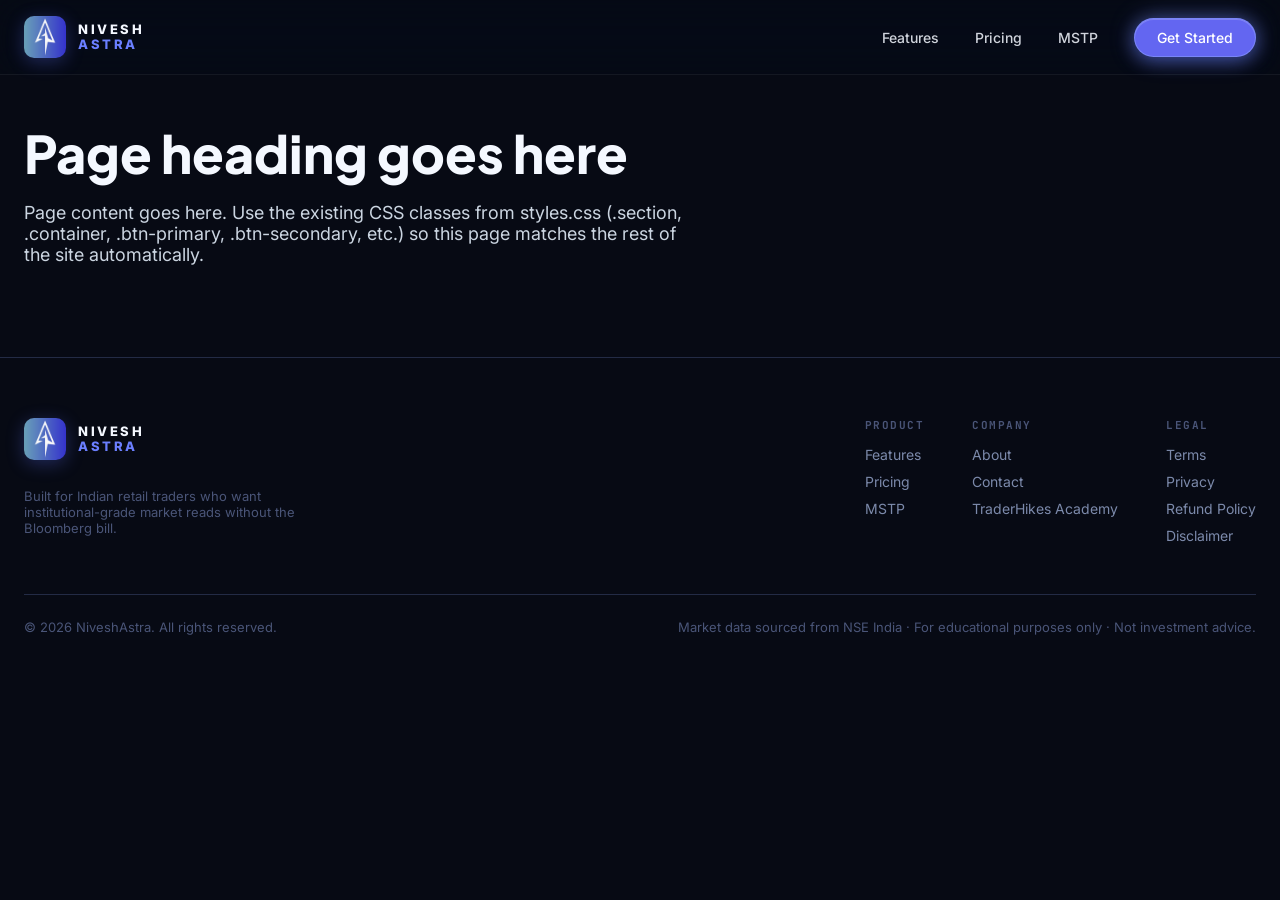
<file: PAGE_TEMPLATE.html>
<!DOCTYPE html>
<html lang="en">
<head>
<meta charset="UTF-8">
<meta name="viewport" content="width=device-width, initial-scale=1.0">
<!-- TODO: set a unique title + description per page (important for SEO) -->
<title>PAGE TITLE — NiveshAstra</title>
<meta name="description" content="One-sentence description of this page for search engines.">
<link rel="preconnect" href="https://fonts.googleapis.com">
<link rel="preconnect" href="https://fonts.gstatic.com" crossorigin>
<link href="https://fonts.googleapis.com/css2?family=Inter:wght@400;500;600;700;800;900&family=JetBrains+Mono:wght@400;500;600;700&family=Plus+Jakarta+Sans:wght@400;500;600;700;800&display=swap" rel="stylesheet">
<link rel="stylesheet" href="/styles.css">
</head>
<body>

<!-- NAV -->
<nav class="nav">
  <div class="nav-inner">
    <a href="/" class="nav-logo">
      <img class="nav-logo-badge" src="[data-uri]" alt="NiveshAstra logo">
      <div class="nav-logo-text">
        <span>Nivesh</span>
        <span>Astra</span>
      </div>
    </a>
    <div class="nav-links">
      <a href="/#features">Features</a>
      <a href="/#pricing">Pricing</a>
      <a href="/#mstp">MSTP</a>
      <a href="https://app.niveshastra.com/login.html" class="nav-cta">Get Started</a>
    </div>
  </div>
</nav>

<!-- ============================================================= -->
<!-- PAGE CONTENT START — replace everything between these markers -->
<!-- ============================================================= -->
<section class="section" style="padding-top:120px;">
  <div class="container">
    <h1 style="font-family:var(--font-heading); font-size:clamp(32px,5vw,52px); font-weight:800; margin-bottom:16px;">
      Page heading goes here
    </h1>
    <p style="color:var(--text-secondary); font-size:18px; max-width:680px;">
      Page content goes here. Use the existing CSS classes from styles.css
      (.section, .container, .btn-primary, .btn-secondary, etc.) so this page
      matches the rest of the site automatically.
    </p>
  </div>
</section>
<!-- =========================================================== -->
<!-- PAGE CONTENT END                                            -->
<!-- =========================================================== -->

<footer class="footer">
  <div class="container">
    <div class="footer-inner">
      <div>
        <a href="/" class="nav-logo" style="margin-bottom:14px; display:inline-flex;">
          <img class="nav-logo-badge" src="[data-uri]" alt="NiveshAstra logo">
          <div class="nav-logo-text">
            <span>Nivesh</span>
            <span>Astra</span>
          </div>
        </a>
        <p style="color:var(--text-faint); font-size:13px; max-width:280px; margin-top:14px;">
          Built for Indian retail traders who want institutional-grade market reads without the Bloomberg bill.
        </p>
      </div>
      <div class="footer-links">
        <div class="footer-col">
          <h4>Product</h4>
          <a href="/#features">Features</a>
          <a href="/#pricing">Pricing</a>
          <a href="/#mstp">MSTP</a>
        </div>
        <div class="footer-col">
          <h4>Company</h4>
          <a href="/about.html">About</a>
          <a href="/contact.html">Contact</a>
          <a href="https://www.traderhikes.com/" target="_blank">TraderHikes Academy</a>
        </div>
        <div class="footer-col">
          <h4>Legal</h4>
          <a href="/terms.html">Terms</a>
          <a href="/privacy.html">Privacy</a>
          <a href="/refund.html">Refund Policy</a>
          <a href="/disclaimer.html">Disclaimer</a>
        </div>
      </div>
    </div>
    <div class="footer-bottom">
      <span>© 2026 NiveshAstra. All rights reserved.</span>
      <span>Market data sourced from NSE India · For educational purposes only · Not investment advice.</span>
    </div>
  </div>
</footer>

</body>
</html>
</file>
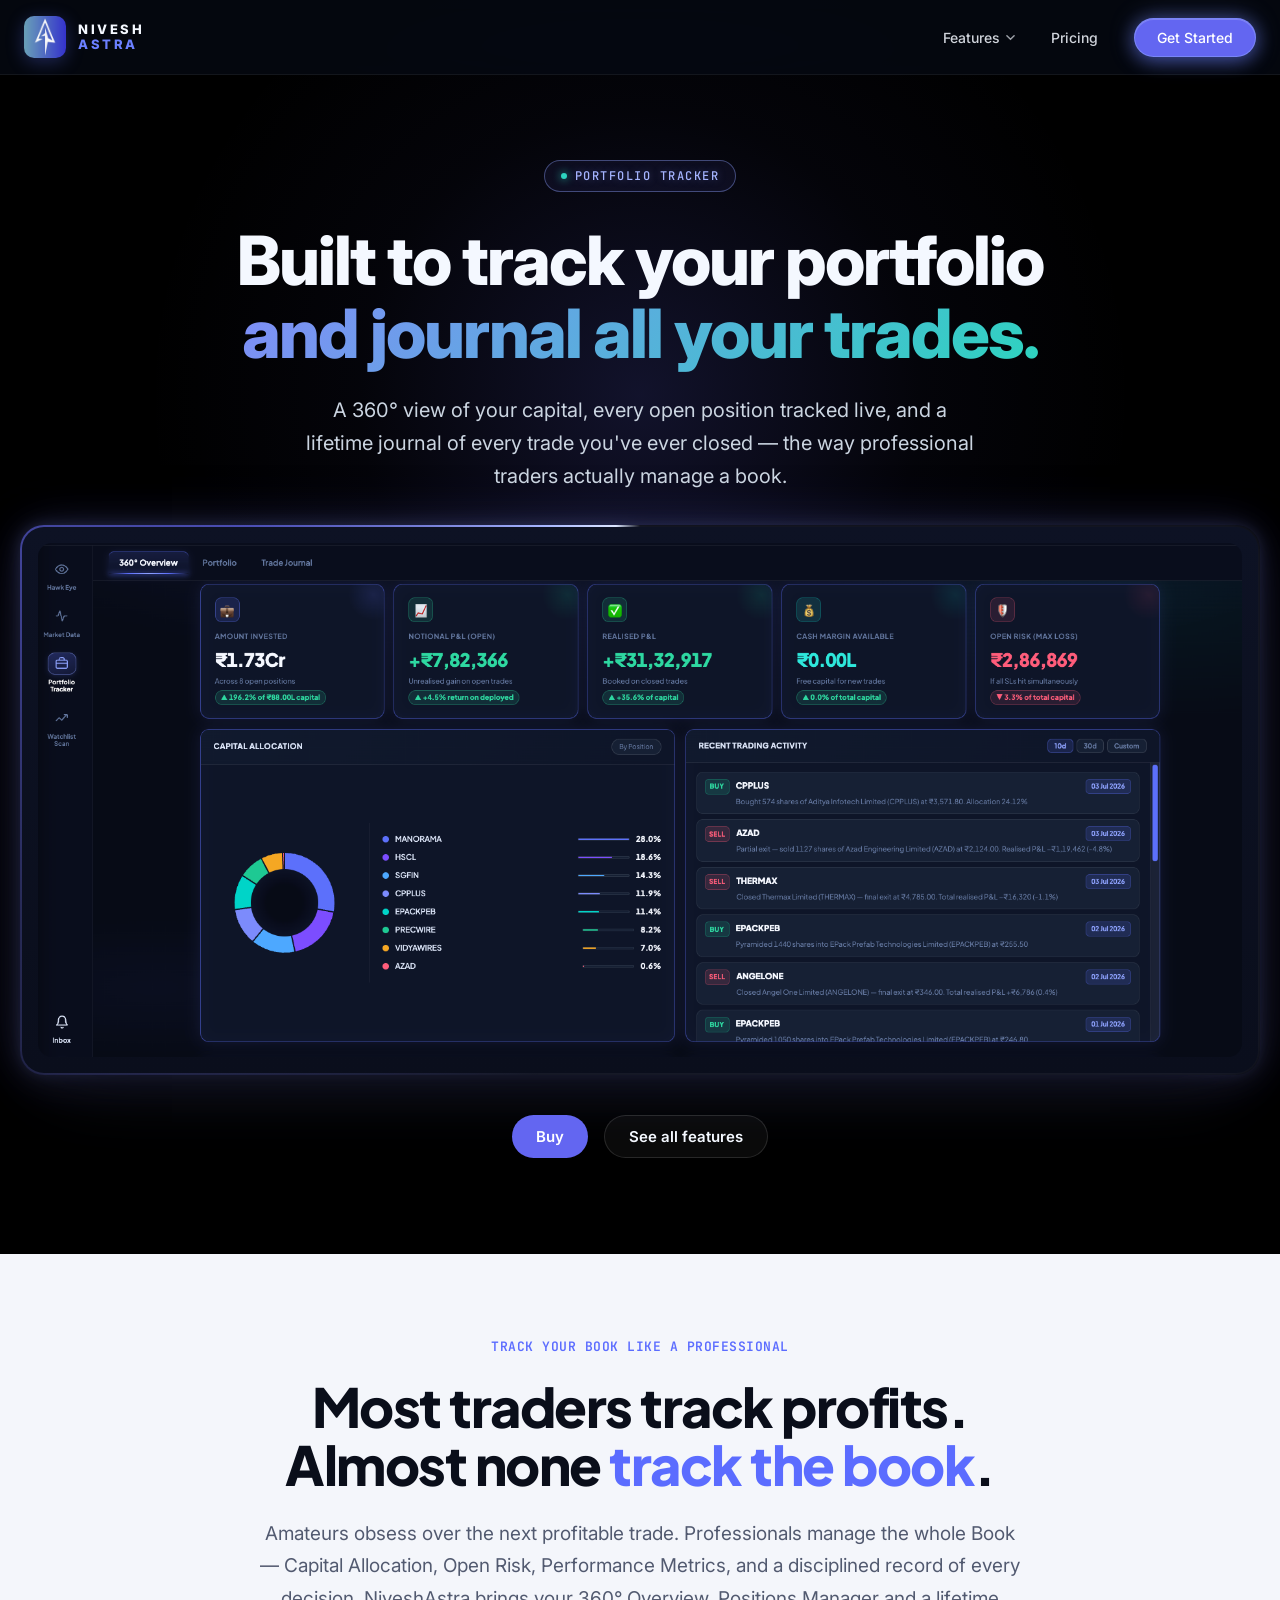
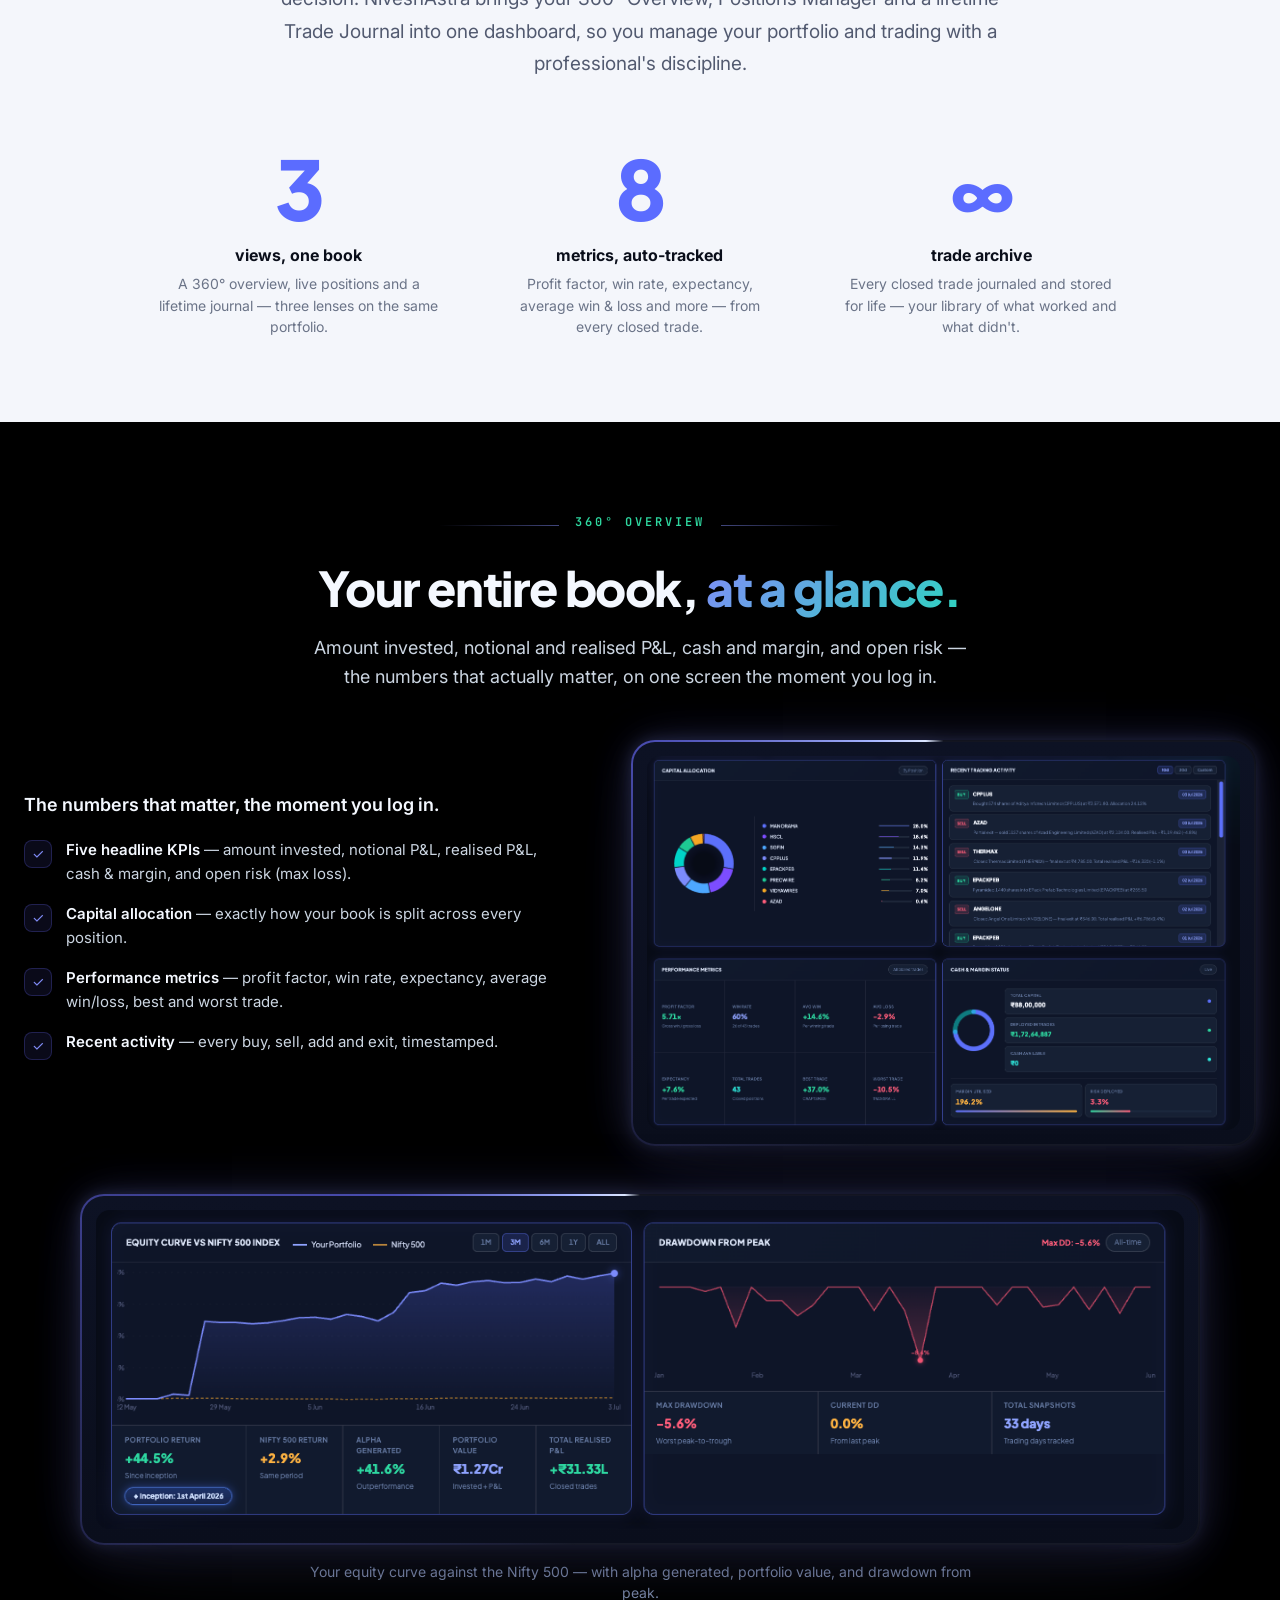
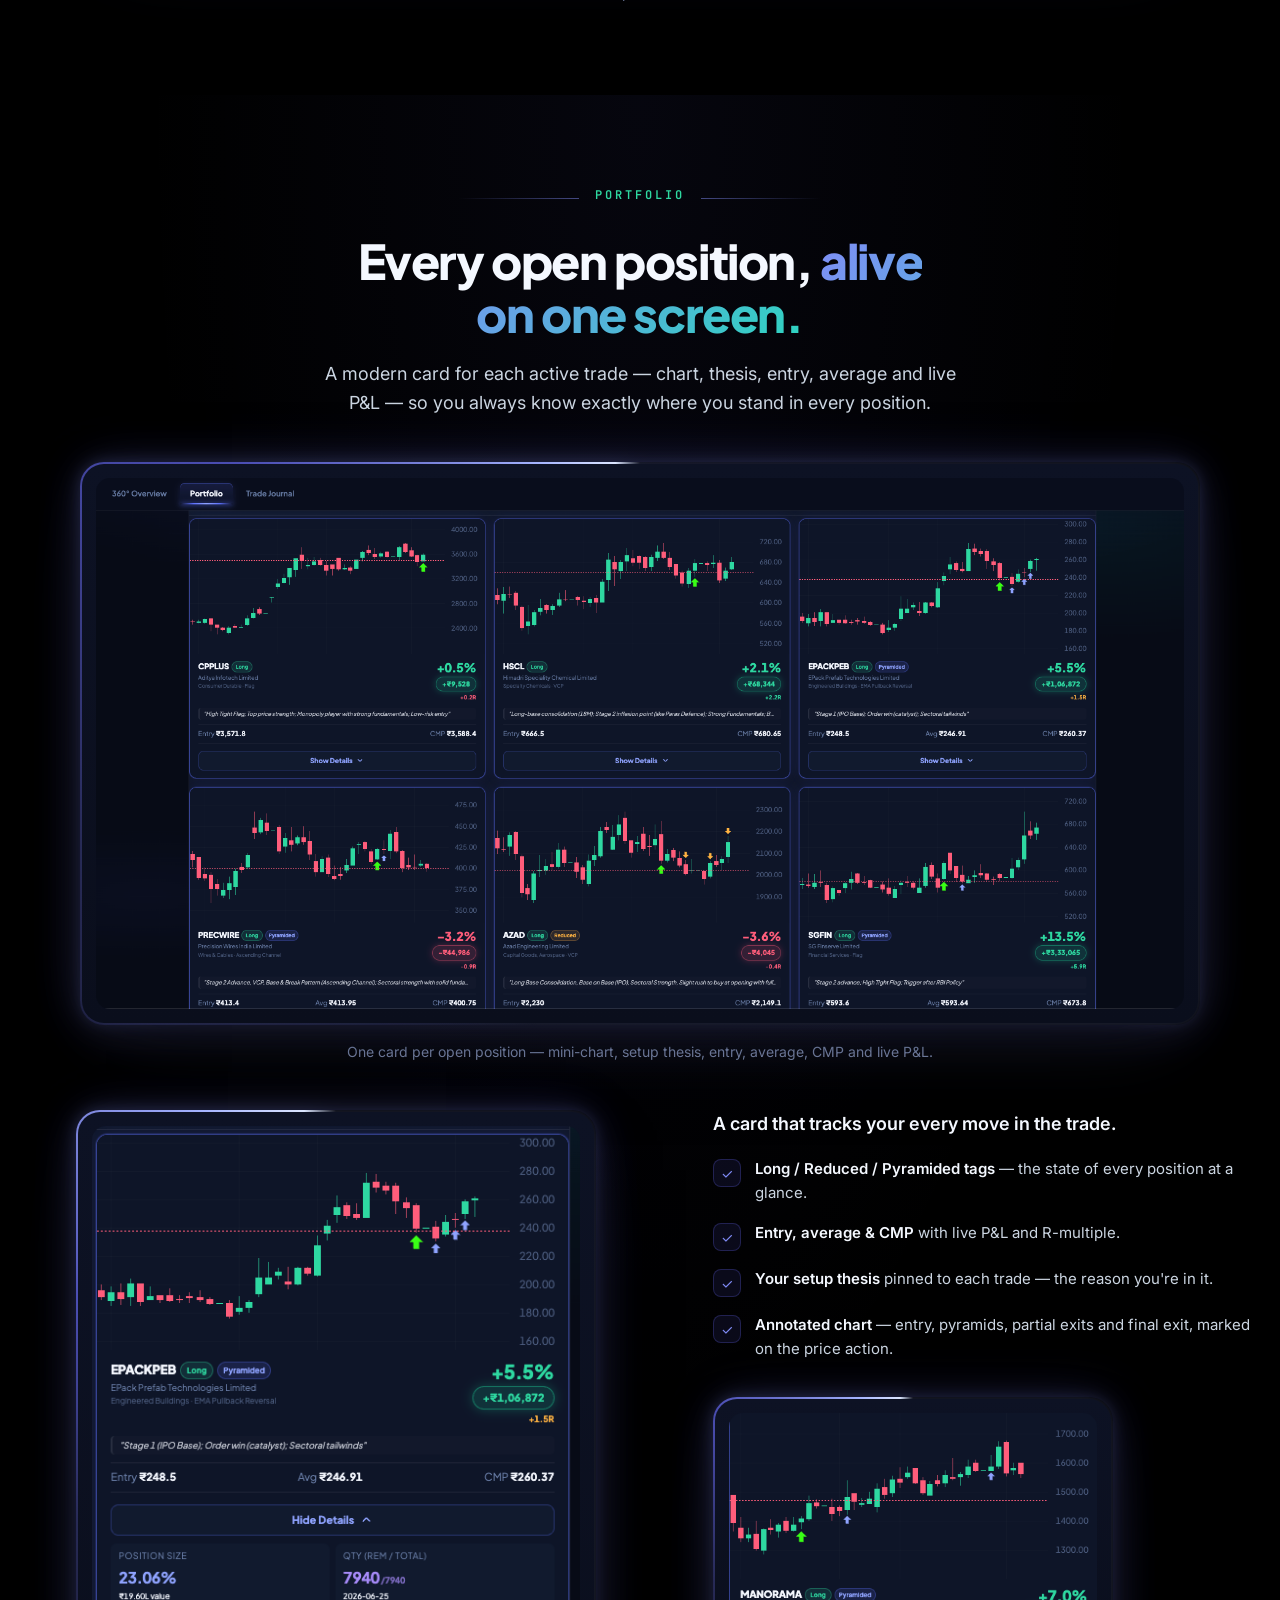
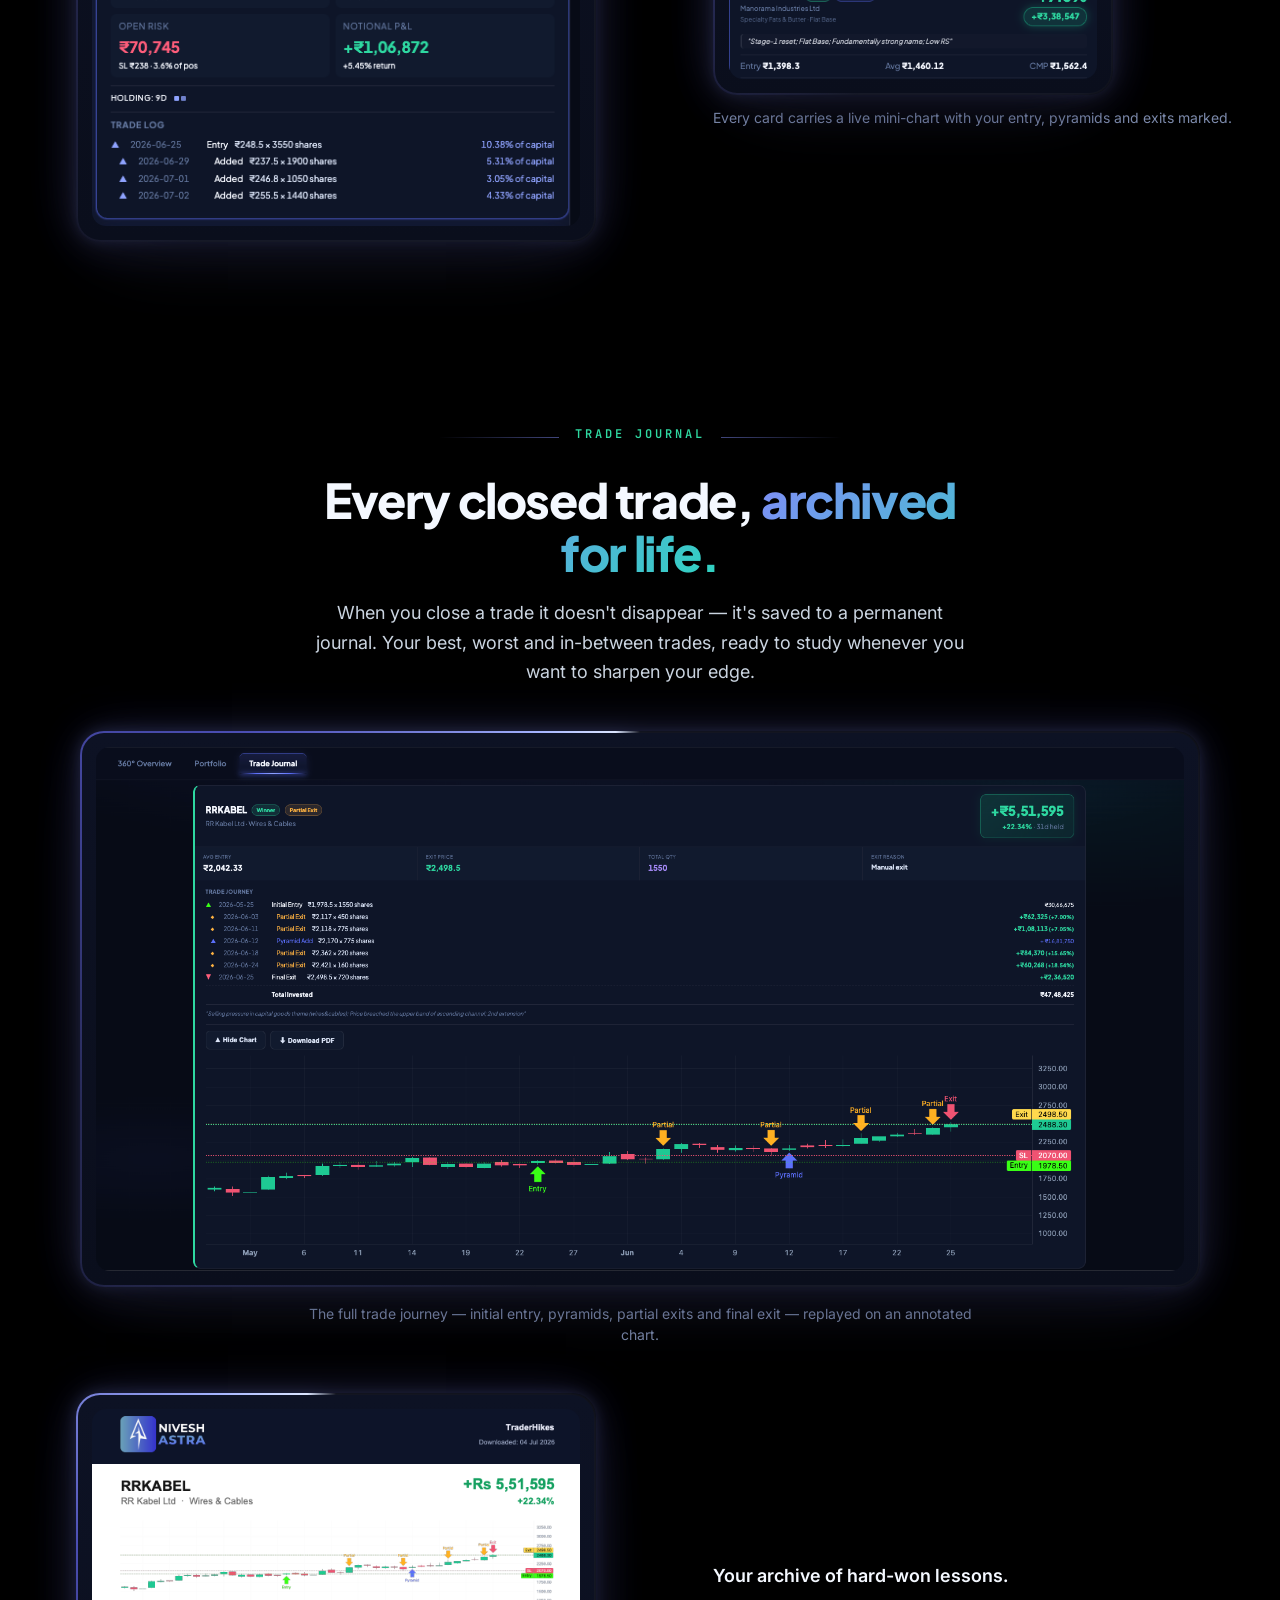
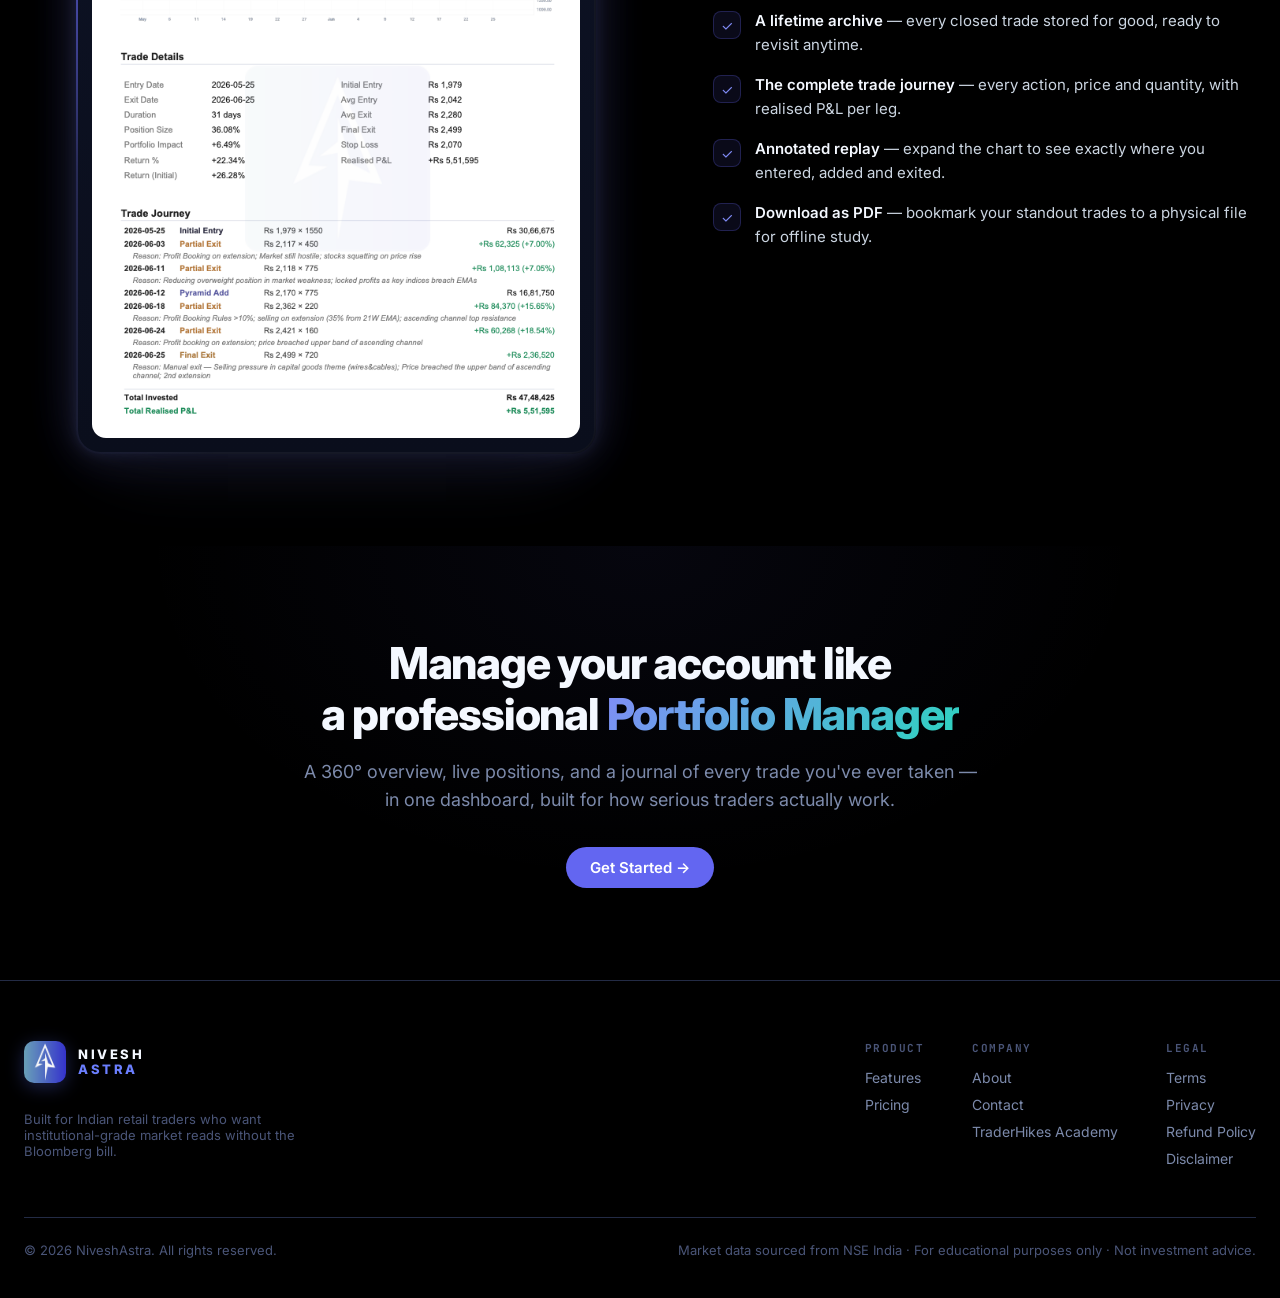
<file: portfolio-tracker.html>
<!DOCTYPE html>
<html lang="en">
<head>
<meta charset="UTF-8">
<meta name="viewport" content="width=device-width, initial-scale=1.0">
<title>Portfolio Tracker — Track Your Book &amp; Journal Every Trade | NiveshAstra</title>
<meta name="description" content="NiveshAstra Portfolio Tracker: a 360° overview of your capital, every open position tracked live with annotated charts, and a lifetime trade journal — built for how professional traders manage a book.">
<link rel="preconnect" href="https://fonts.googleapis.com">
<link rel="preconnect" href="https://fonts.gstatic.com" crossorigin>
<link href="https://fonts.googleapis.com/css2?family=Inter:wght@400;500;600;700;800;900&family=JetBrains+Mono:wght@400;500;600;700&family=Plus+Jakarta+Sans:wght@400;500;600;700;800&display=swap" rel="stylesheet">
<link rel="stylesheet" href="/styles.css">
</head>
<body class="theme-black">

<!-- NAV -->
<nav class="nav">
  <div class="nav-inner">
    <a href="/" class="nav-logo">
      <img class="nav-logo-badge" src="[data-uri]" alt="NiveshAstra logo">
      <div class="nav-logo-text">
        <span>Nivesh</span>
        <span>Astra</span>
      </div>
    </a>
    <div class="nav-links">
      <div class="nav-dd">
        <a href="/#features">Features
          <svg class="caret" viewBox="0 0 10 6" fill="none" aria-hidden="true"><path d="M1 1l4 4 4-4" stroke="currentColor" stroke-width="1.6" stroke-linecap="round"/></svg>
        </a>
        <div class="nav-dd-menu">
          <a class="nav-dd-item" href="/market-data.html">
            <span class="dd-t">Market Data</span>
            <span class="dd-d">Score, breadth, sectors, flows — the daily read.</span>
          </a>
          <a class="nav-dd-item" href="/watchlist-scan.html">
            <span class="dd-t">Watchlist Scan</span>
            <span class="dd-d">Build lists, scan them on charts at speed.</span>
          </a>
          <a class="nav-dd-item" href="/portfolio-tracker.html">
            <span class="dd-t">Portfolio Tracker</span>
            <span class="dd-d">Your book, live positions and a lifetime journal.</span>
          </a>
        </div>
      </div>
      <a href="/#pricing">Pricing</a>
      <a class="nav-cta" role="button" aria-disabled="true">Get Started</a>
    </div>
  </div>
</nav>

<!-- PAGE HERO -->
<header class="page-hero">
  <div class="hero-glow"></div>
  <div class="page-hero-content">
    <div class="hero-eyebrow"><span class="dot"></span>Portfolio Tracker</div>
    <h1>Built to track your portfolio<br><span class="grad">and journal all your trades.</span></h1>
    <p class="page-hero-sub">
      A 360° view of your capital, every open position tracked live, and a lifetime journal of
      every trade you've ever closed — the way professional traders actually manage a book.
    </p>

  </div>
</header>

<div class="hero-shot">
  <div class="mockup-card shot-frame">
    <img src="/assets/portfolio-hero.png" alt="NiveshAstra Portfolio Tracker 360 overview dashboard">
  </div>
</div>


<div class="hero-ctas hero-ctas-below pad-below rise">
  <a href="/#pricing" class="btn-primary">Buy</a>
  <a href="/#features" class="btn-secondary">See all features</a>
</div>

<!-- THE PAGE IN A NUTSHELL (light) -->
<section class="section-light">
  <div class="container">
    <div class="nutshell reveal">
      <div class="nutshell-eyebrow">Track your book like a professional</div>
      <h2>Most traders track profits. Almost none <span class="hl">track the book</span>.</h2>
      <p class="nutshell-sub">
        Amateurs obsess over the next profitable trade. Professionals manage the whole Book —
        Capital Allocation, Open Risk, Performance Metrics, and a disciplined record of every
        decision. NiveshAstra brings your 360° Overview, Positions Manager and a lifetime Trade
        Journal into one dashboard, so you manage your portfolio and trading with a professional's
        discipline.
      </p>
      <div class="nutshell-stats">
        <div class="nutshell-stat">
          <div class="num">3</div>
          <div class="stat-label">views, one book</div>
          <div class="stat-desc">A 360° overview, live positions and a lifetime journal — three lenses on the same portfolio.</div>
        </div>
        <div class="nutshell-stat">
          <div class="num">8</div>
          <div class="stat-label">metrics, auto-tracked</div>
          <div class="stat-desc">Profit factor, win rate, expectancy, average win &amp; loss and more — from every closed trade.</div>
        </div>
        <div class="nutshell-stat">
          <div class="num">&infin;</div>
          <div class="stat-label">trade archive</div>
          <div class="stat-desc">Every closed trade journaled and stored for life — your library of what worked and what didn't.</div>
        </div>
      </div>
    </div>
  </div>
</section>

<!-- 360 OVERVIEW -->
<section class="section">
  <div class="container">
  <div class="block-head reveal">
    <div class="step-mark">
      <span class="step-rule l"></span>
      <span class="step-label">360° Overview</span>
      <span class="step-rule"></span>
    </div>
    <h2>Your entire book, <span class="grad">at a glance.</span></h2>
    <p>Amount invested, notional and realised P&amp;L, cash and margin, and open risk — the numbers that actually matter, on one screen the moment you log in.</p>
  </div>
  <div class="feature-grid reveal block-gap">
      <div class="feature-text">
        <p class="feature-lead">The numbers that matter, the moment you log in.</p>
        <div class="feature-list">
          <div class="feature-item">
            <div class="feature-item-icon">✓</div>
            <div class="feature-item-text"><strong>Five headline KPIs</strong> — amount invested, notional P&amp;L, realised P&amp;L, cash &amp; margin, and open risk (max loss).</div>
          </div>
          <div class="feature-item">
            <div class="feature-item-icon">✓</div>
            <div class="feature-item-text"><strong>Capital allocation</strong> — exactly how your book is split across every position.</div>
          </div>
          <div class="feature-item">
            <div class="feature-item-icon">✓</div>
            <div class="feature-item-text"><strong>Performance metrics</strong> — profit factor, win rate, expectancy, average win/loss, best and worst trade.</div>
          </div>
          <div class="feature-item">
            <div class="feature-item-icon">✓</div>
            <div class="feature-item-text"><strong>Recent activity</strong> — every buy, sell, add and exit, timestamped.</div>
          </div>
        </div>
      </div>
      <div class="feature-visual">
        <div class="mockup-card shot-frame">
          <img src="/assets/overview-metrics.png" alt="NiveshAstra 360 overview performance metrics" loading="lazy">
        </div>
      </div>
  </div>
  <div class="block-lead reveal block-gap">
    <div class="mockup-card shot-frame">
      <img src="/assets/overview-equity.png" alt="NiveshAstra equity curve vs Nifty 500 and drawdown" loading="lazy">
    </div>
    <p class="shot-caption">Your equity curve against the Nifty 500 — with alpha generated, portfolio value, and drawdown from peak.</p>
  </div>
  </div>
</section>

<!-- PORTFOLIO -->
<section class="section alt">
  <div class="container">
  <div class="block-head reveal">
    <div class="step-mark">
      <span class="step-rule l"></span>
      <span class="step-label">Portfolio</span>
      <span class="step-rule"></span>
    </div>
    <h2>Every open position, <span class="grad">alive<br>on one screen.</span></h2>
    <p>A modern card for each active trade — chart, thesis, entry, average and live P&amp;L — so you always know exactly where you stand in every position.</p>
  </div>
  <div class="block-lead reveal">
    <div class="mockup-card shot-frame">
      <img src="/assets/portfolio-cards.png" alt="NiveshAstra portfolio trade cards view" loading="lazy">
    </div>
    <p class="shot-caption">One card per open position — mini-chart, setup thesis, entry, average, CMP and live P&amp;L.</p>
  </div>
  <div class="feature-grid reverse reveal block-gap top">
      <div class="feature-text">
        <p class="feature-lead">A card that tracks your every move in the trade.</p>
        <div class="feature-list">
          <div class="feature-item">
            <div class="feature-item-icon">✓</div>
            <div class="feature-item-text"><strong>Long / Reduced / Pyramided tags</strong> — the state of every position at a glance.</div>
          </div>
          <div class="feature-item">
            <div class="feature-item-icon">✓</div>
            <div class="feature-item-text"><strong>Entry, average &amp; CMP</strong> with live P&amp;L and R-multiple.</div>
          </div>
          <div class="feature-item">
            <div class="feature-item-icon">✓</div>
            <div class="feature-item-text"><strong>Your setup thesis</strong> pinned to each trade — the reason you're in it.</div>
          </div>
          <div class="feature-item">
            <div class="feature-item-icon">✓</div>
            <div class="feature-item-text"><strong>Annotated chart</strong> — entry, pyramids, partial exits and final exit, marked on the price action.</div>
          </div>
        </div>
        <div class="mockup-card shot-frame" style="max-width:400px; margin-top:34px;">
          <img src="/assets/portfolio-card.png" alt="NiveshAstra annotated position card" loading="lazy">
        </div>
        <p class="shot-caption" style="text-align:left; margin:12px 0 0;">Every card carries a live mini-chart with your entry, pyramids and exits marked.</p>
      </div>
      <div class="feature-visual">
        <div class="mockup-card shot-frame mid">
          <img src="/assets/portfolio-detail.png" alt="NiveshAstra expanded trade card with trade log" loading="lazy">
        </div>
      </div>
  </div>
  </div>
</section>

<!-- TRADE JOURNAL -->
<section class="section">
  <div class="container">
  <div class="block-head reveal">
    <div class="step-mark">
      <span class="step-rule l"></span>
      <span class="step-label">Trade Journal</span>
      <span class="step-rule"></span>
    </div>
    <h2>Every closed trade, <span class="grad">archived<br>for life.</span></h2>
    <p>When you close a trade it doesn't disappear — it's saved to a permanent journal. Your best, worst and in-between trades, ready to study whenever you want to sharpen your edge.</p>
  </div>
  <div class="block-lead reveal">
    <div class="mockup-card shot-frame">
      <img src="/assets/journal-trade.png" alt="NiveshAstra trade journal with annotated trade journey" loading="lazy">
    </div>
    <p class="shot-caption">The full trade journey — initial entry, pyramids, partial exits and final exit — replayed on an annotated chart.</p>
  </div>
  <div class="feature-grid reverse reveal block-gap">
      <div class="feature-text">
        <p class="feature-lead">Your archive of hard-won lessons.</p>
        <div class="feature-list">
          <div class="feature-item">
            <div class="feature-item-icon">✓</div>
            <div class="feature-item-text"><strong>A lifetime archive</strong> — every closed trade stored for good, ready to revisit anytime.</div>
          </div>
          <div class="feature-item">
            <div class="feature-item-icon">✓</div>
            <div class="feature-item-text"><strong>The complete trade journey</strong> — every action, price and quantity, with realised P&amp;L per leg.</div>
          </div>
          <div class="feature-item">
            <div class="feature-item-icon">✓</div>
            <div class="feature-item-text"><strong>Annotated replay</strong> — expand the chart to see exactly where you entered, added and exited.</div>
          </div>
          <div class="feature-item">
            <div class="feature-item-icon">✓</div>
            <div class="feature-item-text"><strong>Download as PDF</strong> — bookmark your standout trades to a physical file for offline study.</div>
          </div>
        </div>
      </div>
      <div class="feature-visual">
        <div class="mockup-card shot-frame mid">
          <img src="/assets/journal-pdf.png" alt="NiveshAstra trade journal PDF export" loading="lazy">
        </div>
      </div>
  </div>
  </div>
</section>

<!-- CLOSING CTA -->
<section class="section alt">
  <div class="container">
    <div class="cta-band reveal">
      <h2>Manage your account like<br>a professional <span class="grad">Portfolio Manager</span></h2>
      <p>A 360° overview, live positions, and a journal of every trade you've ever taken —
         in one dashboard, built for how serious traders actually work.</p>
      <a class="btn-primary" role="button" aria-disabled="true">Get Started →</a>
    </div>
  </div>
</section>

<footer class="footer">
  <div class="container">
    <div class="footer-inner">
      <div>
        <a href="/" class="nav-logo" style="margin-bottom:14px; display:inline-flex;">
          <img class="nav-logo-badge" src="[data-uri]" alt="NiveshAstra logo">
          <div class="nav-logo-text">
            <span>Nivesh</span>
            <span>Astra</span>
          </div>
        </a>
        <p style="color:var(--text-faint); font-size:13px; max-width:280px; margin-top:14px;">
          Built for Indian retail traders who want institutional-grade market reads without the Bloomberg bill.
        </p>
      </div>
      <div class="footer-links">
        <div class="footer-col">
          <h4>Product</h4>
          <a href="/#features">Features</a>
          <a href="/#pricing">Pricing</a>
        </div>
        <div class="footer-col">
          <h4>Company</h4>
          <a href="/about.html">About</a>
          <a href="/contact.html">Contact</a>
          <a href="https://www.traderhikes.com/" target="_blank">TraderHikes Academy</a>
        </div>
        <div class="footer-col">
          <h4>Legal</h4>
          <a href="/terms.html">Terms</a>
          <a href="/privacy.html">Privacy</a>
          <a href="/refund.html">Refund Policy</a>
          <a href="/disclaimer.html">Disclaimer</a>
        </div>
      </div>
    </div>
    <div class="footer-bottom">
      <span>© 2026 NiveshAstra. All rights reserved.</span>
      <span>Market data sourced from NSE India · For educational purposes only · Not investment advice.</span>
    </div>
  </div>
</footer>

<script>
const pfObserver = new IntersectionObserver((e)=>{e.forEach(x=>{if(x.isIntersecting){x.target.classList.add('visible');pfObserver.unobserve(x.target);}});},{threshold:0.12});
document.querySelectorAll('.reveal').forEach(el=>pfObserver.observe(el));
</script>

</body>
</html>
</file>
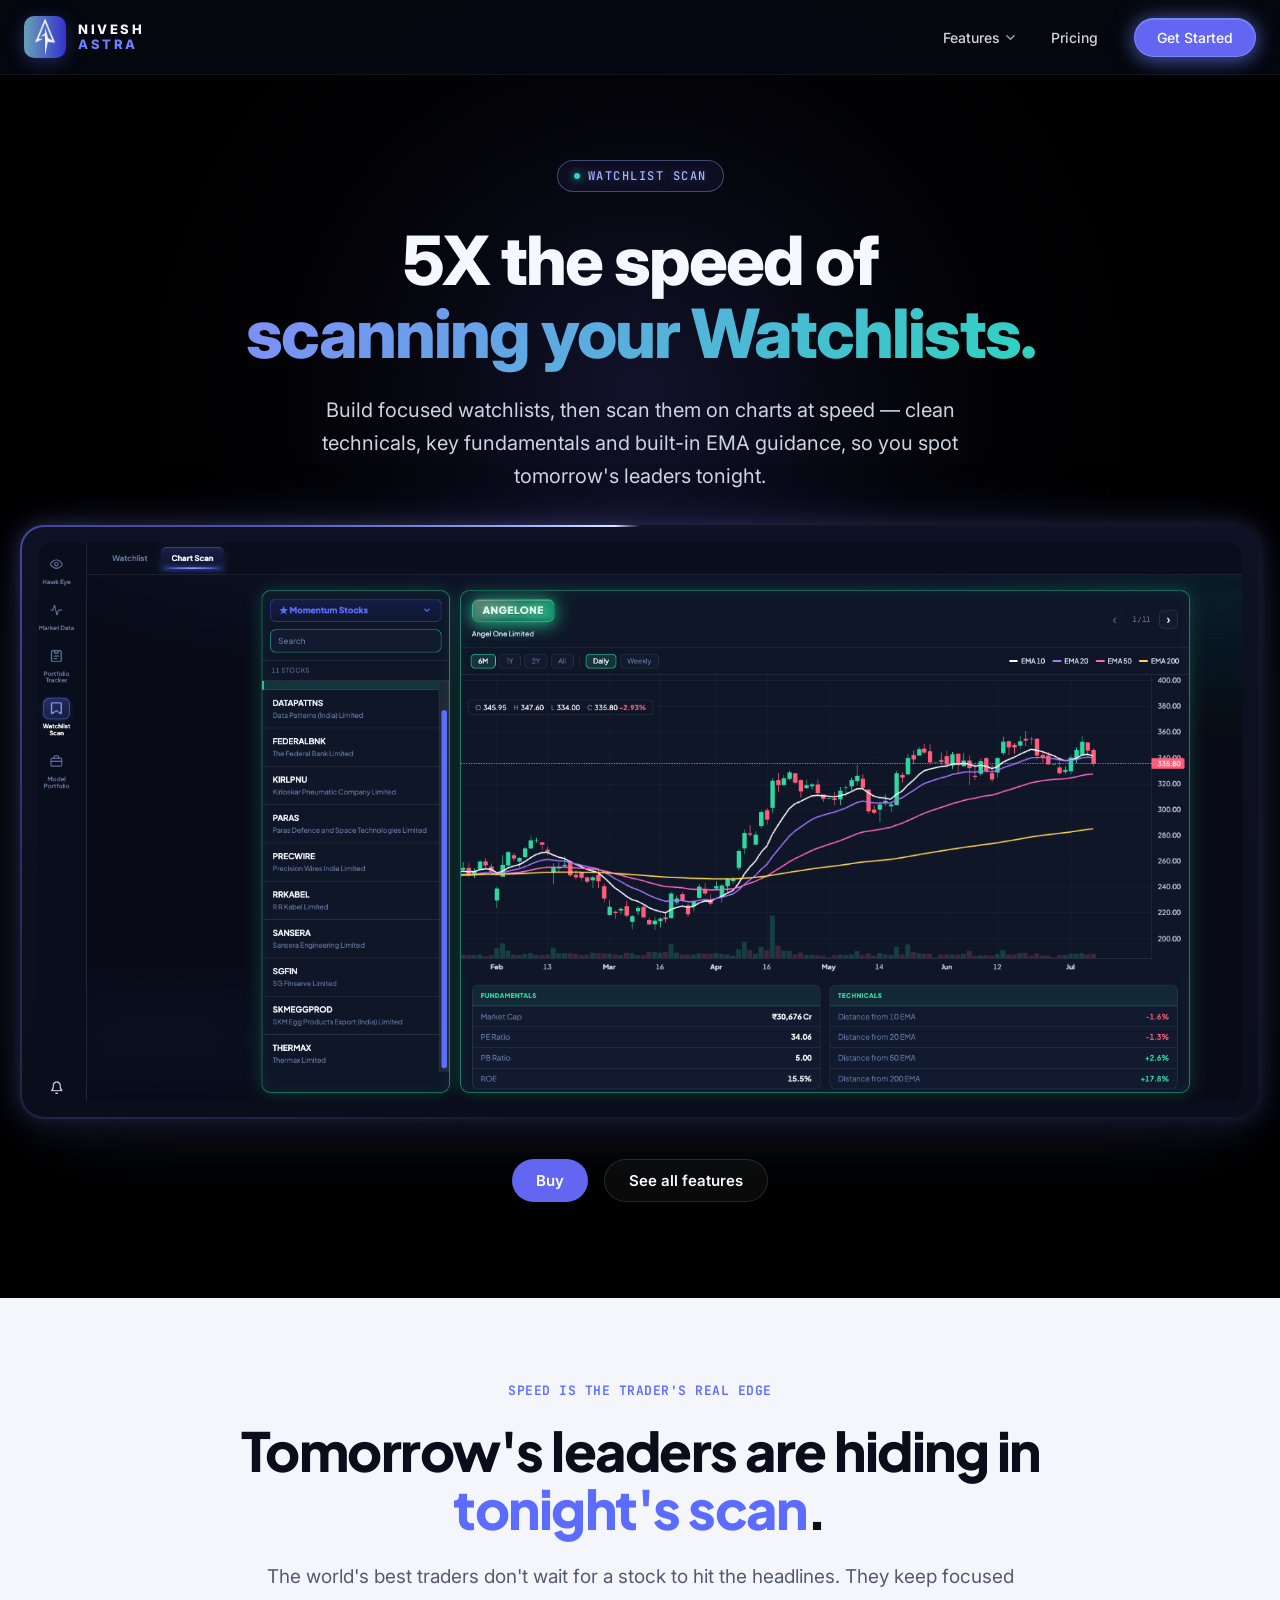
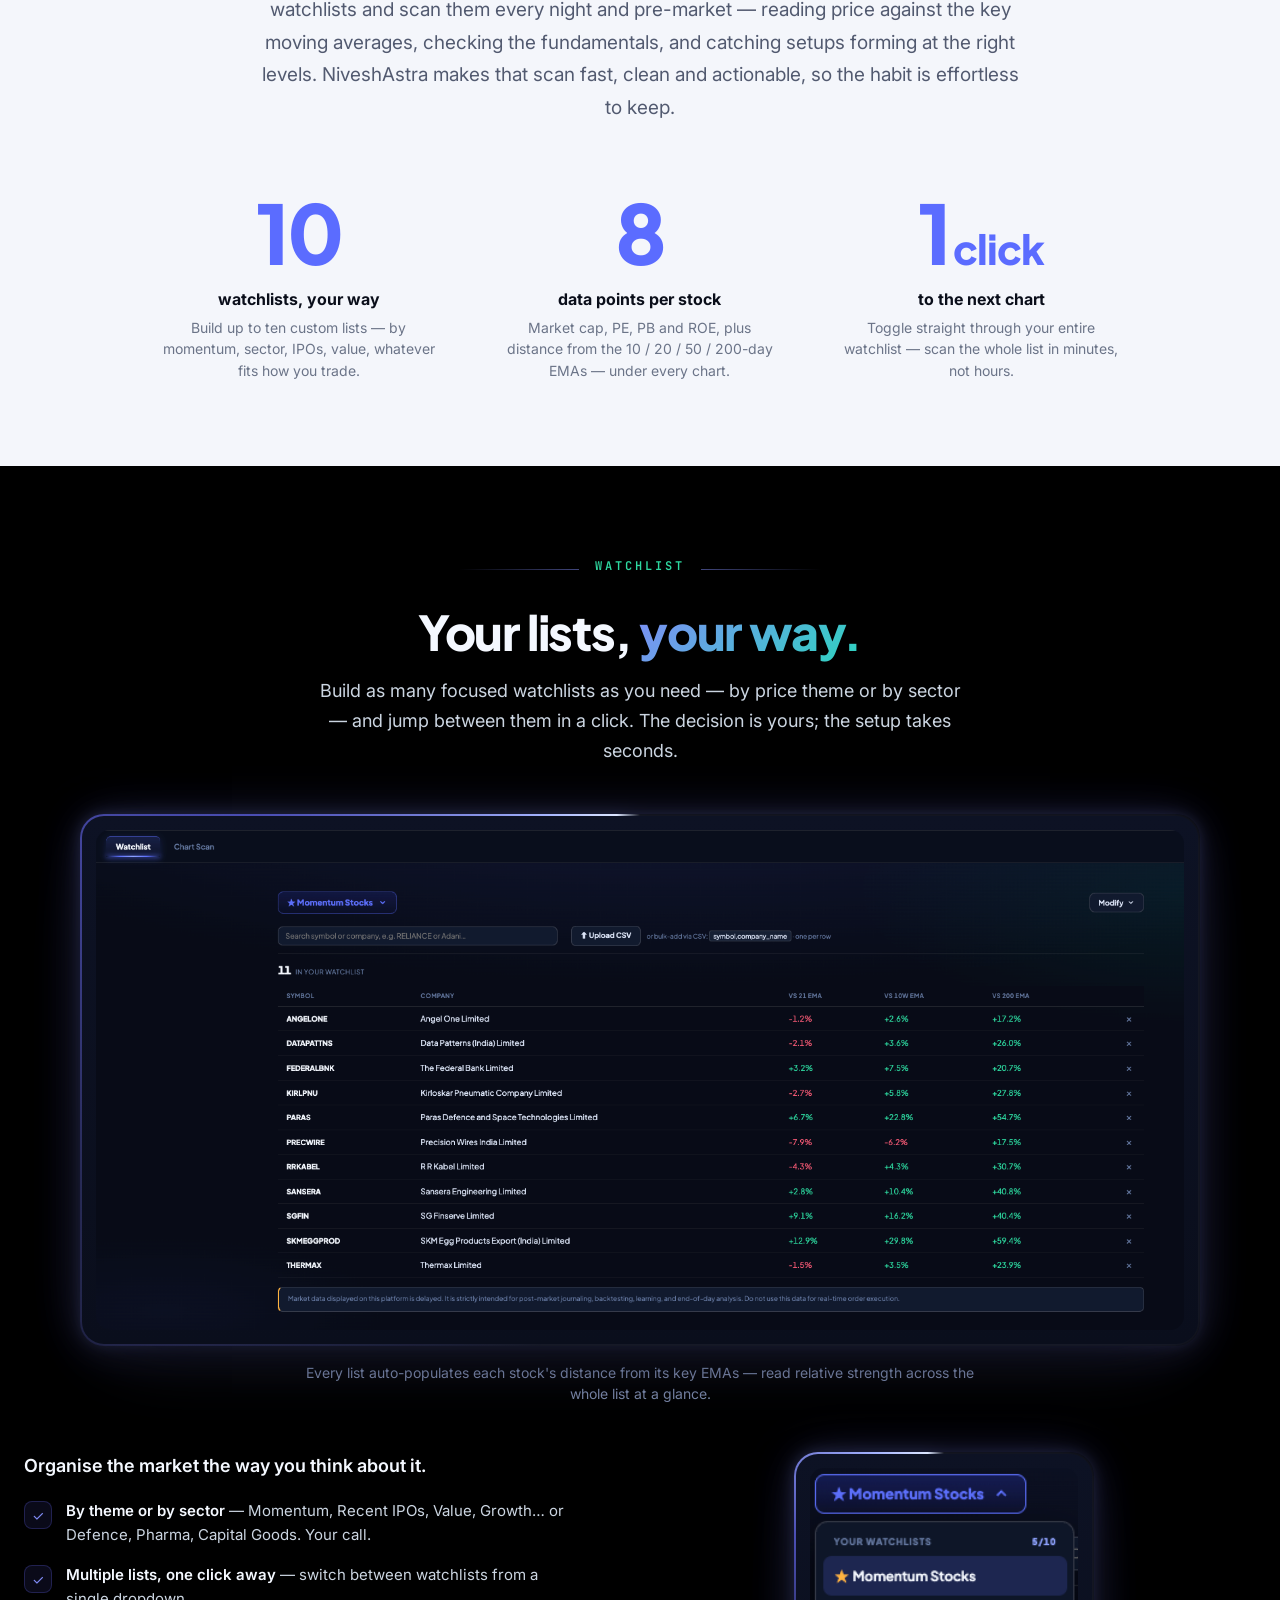
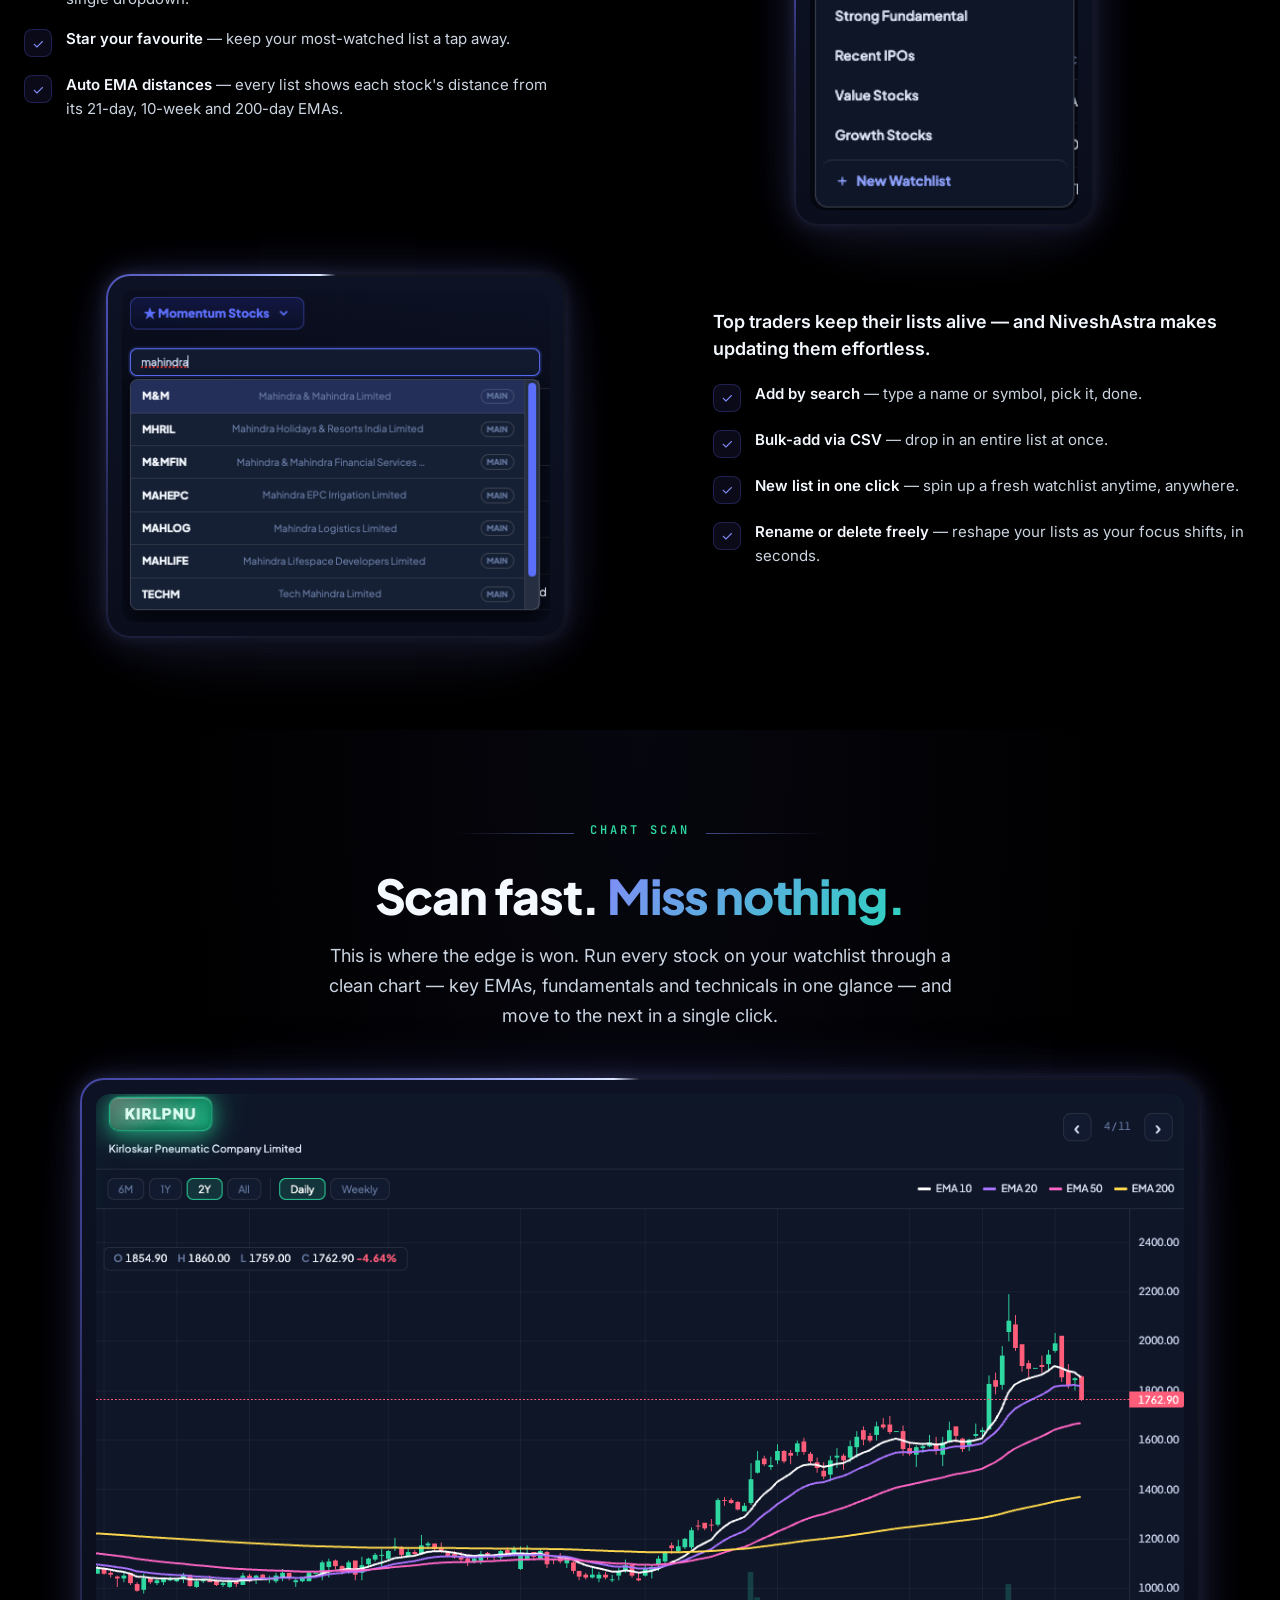
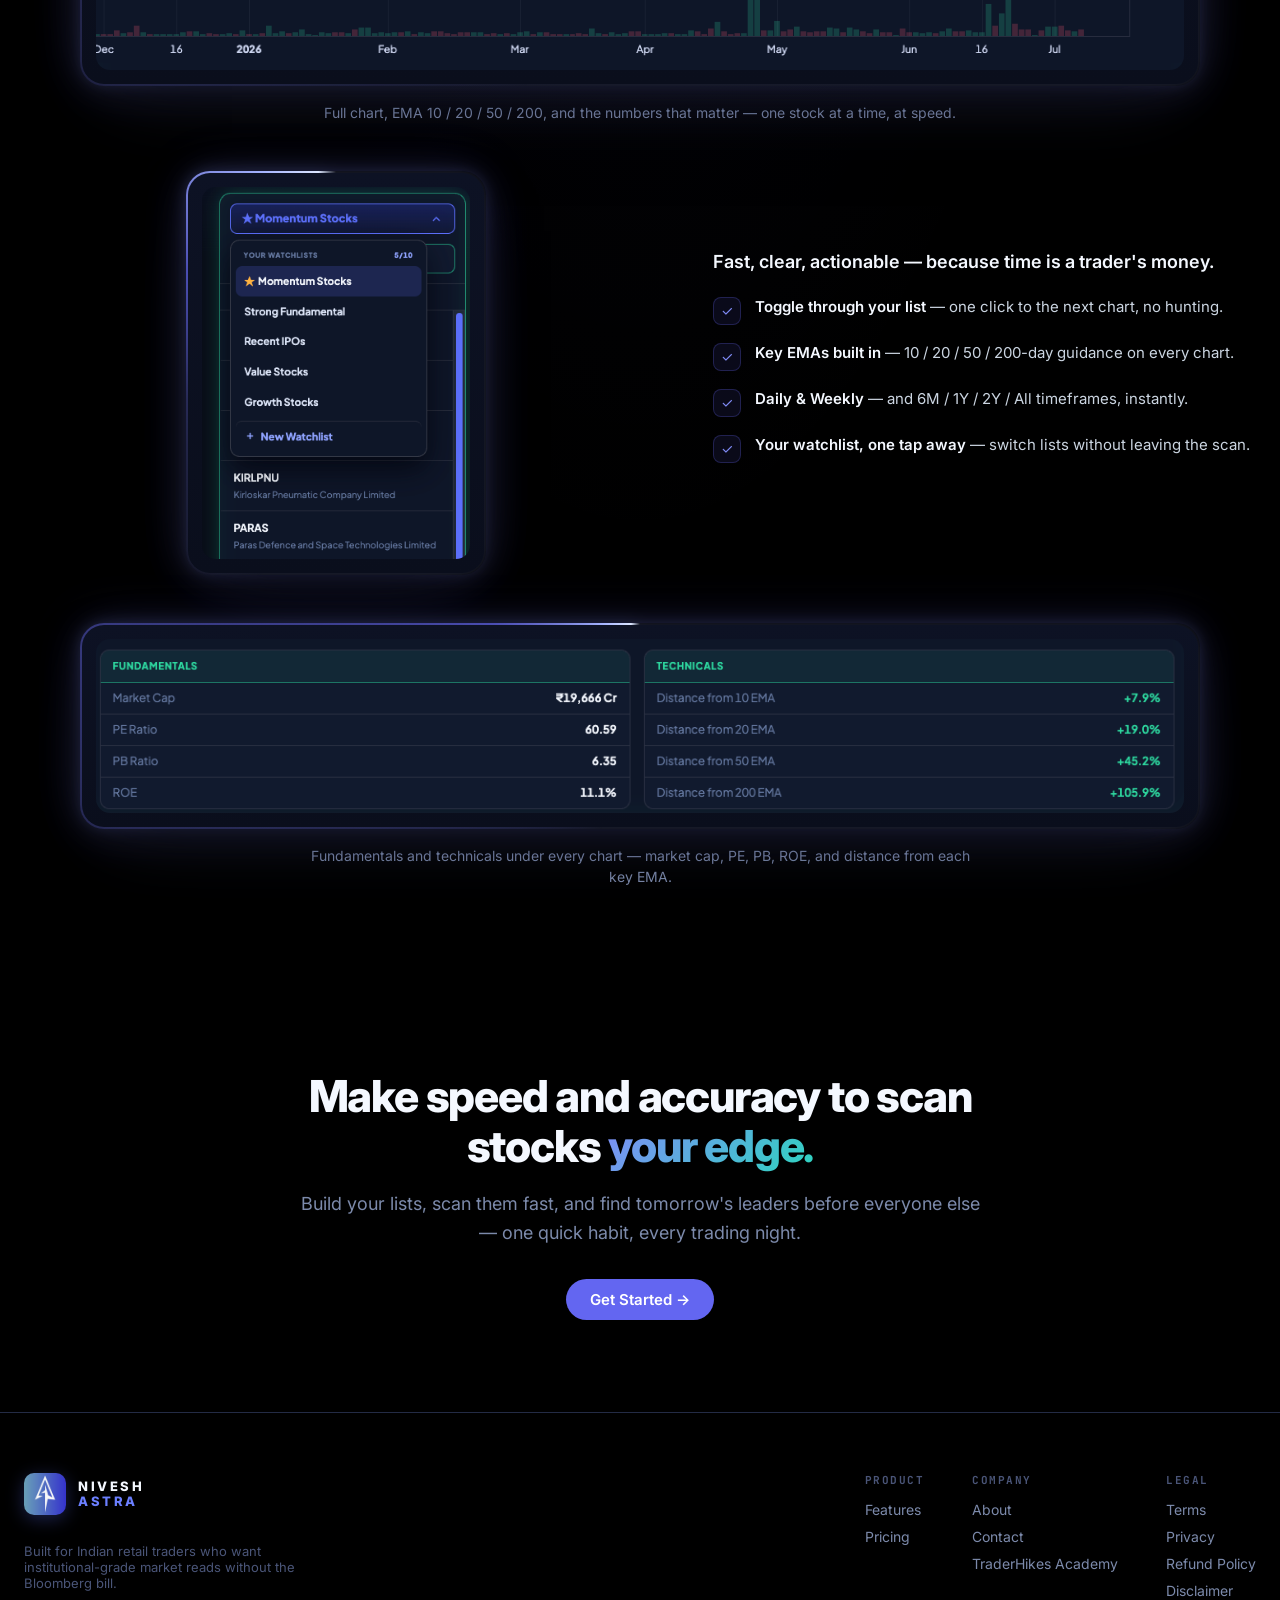
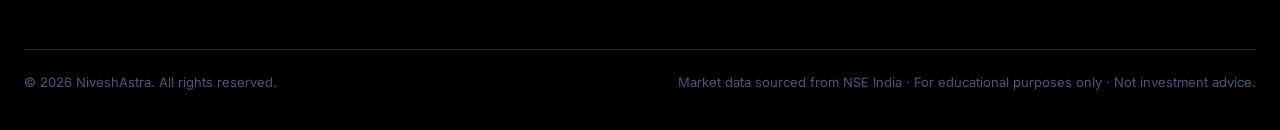
<file: watchlist-scan.html>
<!DOCTYPE html>
<html lang="en">
<head>
<meta charset="UTF-8">
<meta name="viewport" content="width=device-width, initial-scale=1.0">
<title>Watchlist Scan — Build &amp; Scan Your Watchlists at Speed | NiveshAstra</title>
<meta name="description" content="NiveshAstra Watchlist Scan: build custom watchlists by theme or sector, then scan them on charts at speed — key EMAs, fundamentals and technicals in one clean, fast view built for the nightly scan.">
<link rel="preconnect" href="https://fonts.googleapis.com">
<link rel="preconnect" href="https://fonts.gstatic.com" crossorigin>
<link href="https://fonts.googleapis.com/css2?family=Inter:wght@400;500;600;700;800;900&family=JetBrains+Mono:wght@400;500;600;700&family=Plus+Jakarta+Sans:wght@400;500;600;700;800&display=swap" rel="stylesheet">
<link rel="stylesheet" href="/styles.css">
</head>
<body class="theme-black">

<!-- NAV -->
<nav class="nav">
  <div class="nav-inner">
    <a href="/" class="nav-logo">
      <img class="nav-logo-badge" src="[data-uri]" alt="NiveshAstra logo">
      <div class="nav-logo-text">
        <span>Nivesh</span>
        <span>Astra</span>
      </div>
    </a>
    <div class="nav-links">
      <div class="nav-dd">
        <a href="/#features">Features
          <svg class="caret" viewBox="0 0 10 6" fill="none" aria-hidden="true"><path d="M1 1l4 4 4-4" stroke="currentColor" stroke-width="1.6" stroke-linecap="round"/></svg>
        </a>
        <div class="nav-dd-menu">
          <a class="nav-dd-item" href="/market-data.html">
            <span class="dd-t">Market Data</span>
            <span class="dd-d">Score, breadth, sectors, flows — the daily read.</span>
          </a>
          <a class="nav-dd-item" href="/watchlist-scan.html">
            <span class="dd-t">Watchlist Scan</span>
            <span class="dd-d">Build lists, scan them on charts at speed.</span>
          </a>
          <a class="nav-dd-item" href="/portfolio-tracker.html">
            <span class="dd-t">Portfolio Tracker</span>
            <span class="dd-d">Your book, live positions and a lifetime journal.</span>
          </a>
        </div>
      </div>
      <a href="/#pricing">Pricing</a>
      <a class="nav-cta" role="button" aria-disabled="true">Get Started</a>
    </div>
  </div>
</nav>

<!-- PAGE HERO -->
<header class="page-hero">
  <div class="hero-glow"></div>
  <div class="page-hero-content">
    <div class="hero-eyebrow"><span class="dot"></span>Watchlist Scan</div>
    <h1>5X the speed of<br><span class="grad">scanning your Watchlists.</span></h1>
    <p class="page-hero-sub">
      Build focused watchlists, then scan them on charts at speed — clean technicals, key
      fundamentals and built-in EMA guidance, so you spot tomorrow's leaders tonight.
    </p>

  </div>
</header>

<div class="hero-shot">
  <div class="mockup-card shot-frame">
    <img src="/assets/wl-hero.png" alt="NiveshAstra Watchlist Scan — chart scan view">
  </div>
</div>


<div class="hero-ctas hero-ctas-below pad-below rise">
  <a href="/#pricing" class="btn-primary">Buy</a>
  <a href="/#features" class="btn-secondary">See all features</a>
</div>

<!-- THE PAGE IN A NUTSHELL (light) -->
<section class="section-light">
  <div class="container">
    <div class="nutshell reveal">
      <div class="nutshell-eyebrow">Speed is the trader's real edge</div>
      <h2>Tomorrow's leaders are hiding in <span class="hl">tonight's scan</span>.</h2>
      <p class="nutshell-sub">
        The world's best traders don't wait for a stock to hit the headlines. They keep focused
        watchlists and scan them every night and pre-market — reading price against the key moving
        averages, checking the fundamentals, and catching setups forming at the right levels.
        NiveshAstra makes that scan fast, clean and actionable, so the habit is effortless to keep.
      </p>
      <div class="nutshell-stats">
        <div class="nutshell-stat">
          <div class="num">10</div>
          <div class="stat-label">watchlists, your way</div>
          <div class="stat-desc">Build up to ten custom lists — by momentum, sector, IPOs, value, whatever fits how you trade.</div>
        </div>
        <div class="nutshell-stat">
          <div class="num">8</div>
          <div class="stat-label">data points per stock</div>
          <div class="stat-desc">Market cap, PE, PB and ROE, plus distance from the 10 / 20 / 50 / 200-day EMAs — under every chart.</div>
        </div>
        <div class="nutshell-stat">
          <div class="num">1<span class="unit">click</span></div>
          <div class="stat-label">to the next chart</div>
          <div class="stat-desc">Toggle straight through your entire watchlist — scan the whole list in minutes, not hours.</div>
        </div>
      </div>
    </div>
  </div>
</section>

<!-- WATCHLIST -->
<section class="section">
  <div class="container">
  <div class="block-head reveal">
    <div class="step-mark">
      <span class="step-rule l"></span>
      <span class="step-label">Watchlist</span>
      <span class="step-rule"></span>
    </div>
    <h2>Your lists, <span class="grad">your way.</span></h2>
    <p>Build as many focused watchlists as you need — by price theme or by sector — and jump between them in a click. The decision is yours; the setup takes seconds.</p>
  </div>
  <div class="block-lead reveal block-gap">
    <div class="mockup-card shot-frame">
      <img src="/assets/wl-table.png" alt="NiveshAstra watchlist table with EMA distances" loading="lazy">
    </div>
    <p class="shot-caption">Every list auto-populates each stock's distance from its key EMAs — read relative strength across the whole list at a glance.</p>
  </div>
  <div class="feature-grid reveal block-gap top">
      <div class="feature-text">
        <p class="feature-lead">Organise the market the way you think about it.</p>
        <div class="feature-list">
          <div class="feature-item">
            <div class="feature-item-icon">✓</div>
            <div class="feature-item-text"><strong>By theme or by sector</strong> — Momentum, Recent IPOs, Value, Growth… or Defence, Pharma, Capital Goods. Your call.</div>
          </div>
          <div class="feature-item">
            <div class="feature-item-icon">✓</div>
            <div class="feature-item-text"><strong>Multiple lists, one click away</strong> — switch between watchlists from a single dropdown.</div>
          </div>
          <div class="feature-item">
            <div class="feature-item-icon">✓</div>
            <div class="feature-item-text"><strong>Star your favourite</strong> — keep your most-watched list a tap away.</div>
          </div>
          <div class="feature-item">
            <div class="feature-item-icon">✓</div>
            <div class="feature-item-text"><strong>Auto EMA distances</strong> — every list shows each stock's distance from its 21-day, 10-week and 200-day EMAs.</div>
          </div>
        </div>
      </div>
      <div class="feature-visual">
        <div class="mockup-card shot-frame" style="max-width:300px; margin:0 auto;">
          <img src="/assets/wl-dropdown.png" alt="NiveshAstra watchlists dropdown" loading="lazy">
        </div>
      </div>
  </div>
  <div class="feature-grid reverse reveal block-gap">
      <div class="feature-text">
        <p class="feature-lead">Top traders keep their lists alive — and NiveshAstra makes updating them effortless.</p>
        <div class="feature-list">
          <div class="feature-item">
            <div class="feature-item-icon">✓</div>
            <div class="feature-item-text"><strong>Add by search</strong> — type a name or symbol, pick it, done.</div>
          </div>
          <div class="feature-item">
            <div class="feature-item-icon">✓</div>
            <div class="feature-item-text"><strong>Bulk-add via CSV</strong> — drop in an entire list at once.</div>
          </div>
          <div class="feature-item">
            <div class="feature-item-icon">✓</div>
            <div class="feature-item-text"><strong>New list in one click</strong> — spin up a fresh watchlist anytime, anywhere.</div>
          </div>
          <div class="feature-item">
            <div class="feature-item-icon">✓</div>
            <div class="feature-item-text"><strong>Rename or delete freely</strong> — reshape your lists as your focus shifts, in seconds.</div>
          </div>
        </div>
      </div>
      <div class="feature-visual">
        <div class="mockup-card shot-frame" style="max-width:460px; margin:0 auto;">
          <img src="/assets/wl-search.png" alt="NiveshAstra add stocks by search or CSV" loading="lazy">
        </div>
      </div>
  </div>
  </div>
</section>

<!-- CHART SCAN -->
<section class="section alt">
  <div class="container">
  <div class="block-head reveal">
    <div class="step-mark">
      <span class="step-rule l"></span>
      <span class="step-label">Chart Scan</span>
      <span class="step-rule"></span>
    </div>
    <h2>Scan fast. <span class="grad">Miss nothing.</span></h2>
    <p>This is where the edge is won. Run every stock on your watchlist through a clean chart — key EMAs, fundamentals and technicals in one glance — and move to the next in a single click.</p>
  </div>
  <div class="block-lead reveal block-gap">
    <div class="mockup-card shot-frame">
      <img src="/assets/scan-chart.png" alt="NiveshAstra chart scan with EMAs and details" loading="lazy">
    </div>
    <p class="shot-caption">Full chart, EMA 10 / 20 / 50 / 200, and the numbers that matter — one stock at a time, at speed.</p>
  </div>
  <div class="feature-grid reverse reveal block-gap">
      <div class="feature-text">
        <p class="feature-lead">Fast, clear, actionable — because time is a trader's money.</p>
        <div class="feature-list">
          <div class="feature-item">
            <div class="feature-item-icon">✓</div>
            <div class="feature-item-text"><strong>Toggle through your list</strong> — one click to the next chart, no hunting.</div>
          </div>
          <div class="feature-item">
            <div class="feature-item-icon">✓</div>
            <div class="feature-item-text"><strong>Key EMAs built in</strong> — 10 / 20 / 50 / 200-day guidance on every chart.</div>
          </div>
          <div class="feature-item">
            <div class="feature-item-icon">✓</div>
            <div class="feature-item-text"><strong>Daily &amp; Weekly</strong> — and 6M / 1Y / 2Y / All timeframes, instantly.</div>
          </div>
          <div class="feature-item">
            <div class="feature-item-icon">✓</div>
            <div class="feature-item-text"><strong>Your watchlist, one tap away</strong> — switch lists without leaving the scan.</div>
          </div>
        </div>
      </div>
      <div class="feature-visual">
        <div class="mockup-card shot-frame" style="max-width:300px; margin:0 auto;">
          <img src="/assets/scan-dropdown.png" alt="NiveshAstra watchlist dropdown inside chart scan" loading="lazy">
        </div>
      </div>
  </div>
  <div class="block-lead reveal block-gap">
    <div class="mockup-card shot-frame">
      <img src="/assets/scan-detail.png" alt="NiveshAstra fundamentals and technicals under the chart" loading="lazy">
    </div>
    <p class="shot-caption">Fundamentals and technicals under every chart — market cap, PE, PB, ROE, and distance from each key EMA.</p>
  </div>
  </div>
</section>

<!-- CLOSING CTA -->
<section class="section">
  <div class="container">
    <div class="cta-band reveal">
      <h2>Make speed and accuracy to scan stocks <span class="grad">your edge.</span></h2>
      <p>Build your lists, scan them fast, and find tomorrow's leaders before everyone else —
         one quick habit, every trading night.</p>
      <a class="btn-primary" role="button" aria-disabled="true">Get Started →</a>
    </div>
  </div>
</section>

<footer class="footer">
  <div class="container">
    <div class="footer-inner">
      <div>
        <a href="/" class="nav-logo" style="margin-bottom:14px; display:inline-flex;">
          <img class="nav-logo-badge" src="[data-uri]" alt="NiveshAstra logo">
          <div class="nav-logo-text">
            <span>Nivesh</span>
            <span>Astra</span>
          </div>
        </a>
        <p style="color:var(--text-faint); font-size:13px; max-width:280px; margin-top:14px;">
          Built for Indian retail traders who want institutional-grade market reads without the Bloomberg bill.
        </p>
      </div>
      <div class="footer-links">
        <div class="footer-col">
          <h4>Product</h4>
          <a href="/#features">Features</a>
          <a href="/#pricing">Pricing</a>
        </div>
        <div class="footer-col">
          <h4>Company</h4>
          <a href="/about.html">About</a>
          <a href="/contact.html">Contact</a>
          <a href="https://www.traderhikes.com/" target="_blank">TraderHikes Academy</a>
        </div>
        <div class="footer-col">
          <h4>Legal</h4>
          <a href="/terms.html">Terms</a>
          <a href="/privacy.html">Privacy</a>
          <a href="/refund.html">Refund Policy</a>
          <a href="/disclaimer.html">Disclaimer</a>
        </div>
      </div>
    </div>
    <div class="footer-bottom">
      <span>© 2026 NiveshAstra. All rights reserved.</span>
      <span>Market data sourced from NSE India · For educational purposes only · Not investment advice.</span>
    </div>
  </div>
</footer>

<script>
const wlObserver = new IntersectionObserver((e)=>{e.forEach(x=>{if(x.isIntersecting){x.target.classList.add('visible');wlObserver.unobserve(x.target);}});},{threshold:0.12});
document.querySelectorAll('.reveal').forEach(el=>wlObserver.observe(el));
</script>

</body>
</html>
</file>
<file: styles.css>
:root{
  --bg:#070a14;
  --bg-elevated:#0d1224;
  --surface:#131829;
  --surface-2:#1a2138;
  --border:#232b45;
  --accent-violet:#6366f1;
  --accent-violet-bright:#818cf8;
  --accent-blue-lt:#8fa3ff;
  --accent-blue-bright:#a5b4ff;
  --accent-cyan:#2dd4bf;
  --accent-green:#2ed8a0;
  --accent-rose:#f43f5e;
  --accent-amber:#f59e0b;
  --text-primary:#f4f8ff;
  --text-secondary:#cbd5e1;
  --text-muted:#7c8aab;
  --text-faint:#4a5578;
  --font-display:'Inter',-apple-system,sans-serif;
  --font-heading:'Plus Jakarta Sans','Inter',sans-serif;
  --font-mono:'JetBrains Mono',ui-monospace,monospace;
  --font-mockup:'Plus Jakarta Sans',sans-serif;
  --radius-sm:8px;
  --radius-md:14px;
  --radius-lg:24px;
}

*{margin:0;padding:0;box-sizing:border-box;}

html{scroll-behavior:smooth;}

body{
  font-family:var(--font-display);
  background:var(--bg);
  color:var(--text-primary);
  -webkit-font-smoothing:antialiased;
  overflow-x:hidden;
}

.container{
  max-width:1280px;
  margin:0 auto;
  padding:0 24px;
}

@media (max-width:768px){
  .container{padding:0 18px;}
}

/* ===== NAV ===== */
.nav{
  position:fixed;
  top:0;left:0;right:0;
  z-index:100;
  backdrop-filter:blur(20px) saturate(180%);
  background:rgba(7,10,20,0.7);
  border-bottom:1px solid rgba(255,255,255,0.06);
}
.nav-inner{
  max-width:1280px;
  margin:0 auto;
  padding:16px 24px;
  display:flex;
  align-items:center;
  justify-content:space-between;
}
.nav-logo{
  display:flex;
  align-items:center;
  gap:12px;
  text-decoration:none;
  color:var(--text-primary);
}
.nav-logo-badge{
  width:42px;height:42px;
  border-radius:10px;
  display:block;
  flex-shrink:0;
  box-shadow:0 4px 18px rgba(92,111,251,0.3), inset 0 1px 0 rgba(255,255,255,0.08);
  object-fit:contain;
}
.nav-logo-text{
  display:flex;
  flex-direction:column;
  gap:2px;
  line-height:1;
}
.nav-logo-text span{
  font-size:13px;
  font-weight:800;
  letter-spacing:2.5px;
  text-transform:uppercase;
  font-family:var(--font-display);
}
.nav-logo-text span:first-child{color:#f4f8ff;}
.nav-logo-text span:last-child{color:#6b7fff; font-weight:800;}

.nav-links{
  display:flex;
  align-items:center;
  gap:36px;
}
.nav-links a{
  color:#f4f8ff;
  text-decoration:none;
  font-size:14px;
  font-weight:500;
  transition:color 0.2s, opacity 0.2s;
  opacity:0.85;
}
.nav-links a:hover{opacity:1;}

.nav-cta{
  padding:10px 22px;
  border-radius:100px;
  background:var(--accent-violet);
  color:#ffffff !important;
  text-decoration:none;
  font-size:14px;
  font-weight:600;
  opacity:1 !important;
  border:1px solid rgba(143,163,255,0.5);
  transition:all 0.25s ease;
  box-shadow:
    0 0 0 0 rgba(99,102,241,0),
    0 4px 18px rgba(92,111,251,0.45),
    0 0 24px rgba(143,163,255,0.35),
    inset 0 1px 0 rgba(255,255,255,0.18);
  position:relative;
}
.nav-cta:hover{
  background:var(--accent-violet-bright);
  box-shadow:
    0 0 0 4px rgba(99,102,241,0.15),
    0 4px 22px rgba(92,111,251,0.6),
    0 0 36px rgba(143,163,255,0.55),
    inset 0 1px 0 rgba(255,255,255,0.25);
  transform:translateY(-1px);
}

@media (max-width:900px){
  .nav-links a:not(.nav-cta-wrap){display:none;}
}

/* ===== HERO ===== */
.hero{
  position:relative;
  min-height:100vh;
  display:flex;
  flex-direction:column;
  align-items:center;
  justify-content:center;
  padding:140px 32px 100px;
  text-align:center;
  overflow:hidden;
}

.hero-glow{
  position:absolute;
  top:-20%;
  left:50%;
  transform:translateX(-50%);
  width:1000px;
  height:1000px;
  background:radial-gradient(circle, rgba(99,102,241,0.18) 0%, rgba(99,102,241,0.04) 40%, transparent 70%);
  pointer-events:none;
  z-index:0;
}

.hero-content{
  position:relative;
  z-index:1;
  max-width:780px;
}

.hero-eyebrow{
  display:inline-flex;
  align-items:center;
  gap:8px;
  padding:7px 16px;
  border-radius:100px;
  border:1px solid rgba(143,163,255,0.4);
  background:rgba(99,102,241,0.08);
  font-family:var(--font-mono);
  font-size:12px;
  font-weight:500;
  letter-spacing:1.5px;
  text-transform:uppercase;
  color:#a5b4ff;
  text-shadow:0 0 8px rgba(143,163,255,0.35);
  margin-bottom:32px;
  opacity:0;
  animation:fadeUp 0.8s ease forwards;
}

.hero-eyebrow .dot{
  width:6px;height:6px;border-radius:50%;
  background:var(--accent-cyan);
  box-shadow:0 0 8px var(--accent-cyan);
  animation:pulse 2s infinite;
}

@keyframes pulse{
  0%,100%{opacity:1;}
  50%{opacity:0.4;}
}

.hero h1{
  font-size:clamp(40px, 7vw, 76px);
  font-weight:800;
  line-height:1.06;
  letter-spacing:-2.5px;
  margin-bottom:24px;
  opacity:0;
  animation:fadeUp 0.8s ease 0.1s forwards;
}

.hero h1 .grad{
  background:linear-gradient(135deg, var(--accent-violet-bright) 0%, var(--accent-cyan) 100%);
  -webkit-background-clip:text;
  background-clip:text;
  -webkit-text-fill-color:transparent;
}

.hero-sub{
  font-size:clamp(16px, 2.2vw, 20px);
  color:var(--text-secondary);
  line-height:1.6;
  max-width:600px;
  margin:0 auto 40px;
  opacity:0;
  animation:fadeUp 0.8s ease 0.2s forwards;
}

.hero-sub strong{color:var(--text-primary); font-weight:600;}

.hero-ctas{
  display:flex;
  gap:14px;
  justify-content:center;
  flex-wrap:wrap;
  margin-bottom:80px;
  opacity:0;
  animation:fadeUp 0.8s ease 0.3s forwards;
}

.btn-primary{
  padding:11px 24px;
  border-radius:100px;
  background:var(--accent-violet);
  color:#fff;
  text-decoration:none;
  font-size:15px;
  font-weight:600;
  transition:all 0.25s ease;
  display:inline-flex;
  align-items:center;
  gap:8px;
}
.btn-primary:hover{
  background:var(--accent-violet-bright);
  box-shadow:0 0 30px rgba(99,102,241,0.45);
  transform:translateY(-2px);
}

.btn-secondary{
  padding:11px 24px;
  border-radius:100px;
  background:rgba(255,255,255,0.04);
  border:1px solid rgba(255,255,255,0.12);
  color:var(--text-primary);
  text-decoration:none;
  font-size:15px;
  font-weight:600;
  transition:all 0.25s ease;
  backdrop-filter:blur(10px);
}
.btn-secondary:hover{
  background:rgba(255,255,255,0.08);
  border-color:rgba(255,255,255,0.2);
  transform:translateY(-2px);
}

@keyframes fadeUp{
  from{opacity:0; transform:translateY(24px);}
  to{opacity:1; transform:translateY(0);}
}

/* ===== HERO GAUGE WIDGET (signature element) ===== */
.hero-widget{
  position:relative;
  z-index:1;
  width:100%;
  max-width:1180px;
  background:
    linear-gradient(180deg, var(--bg-elevated) 0%, #0a0e1c 100%) padding-box,
    conic-gradient(from var(--comet-angle),
      transparent 0deg,
      transparent 200deg,
      rgba(99,102,241,0.25) 260deg,
      rgba(99,102,241,0.7) 305deg,
      rgba(165,180,255,1) 340deg,
      rgba(220,230,255,1) 355deg,
      transparent 360deg) border-box;
  border:2px solid transparent;
  border-radius:var(--radius-lg);
  padding:24px;
  box-shadow:
    0 30px 90px -30px rgba(0,0,0,0.7),
    0 0 50px rgba(99,102,241,0.18);
  filter:drop-shadow(0 0 8px rgba(143,163,255,0.22));
  opacity:0;
  animation:fadeUp 1s ease 0.4s forwards, cometSpin 4.5s linear infinite;
}
/* Fallback for browsers without @property support */
@supports not (background: paint(something)) {
  .hero-widget{
    background:linear-gradient(180deg, var(--bg-elevated) 0%, #0a0e1c 100%);
    border:1.5px solid rgba(143,163,255,0.35);
    animation:fadeUp 1s ease 0.4s forwards;
  }
}
/* soft-focus halo behind the widget */
.hero-widget::after{
  content:'';
  position:absolute;
  inset:-40px;
  z-index:-1;
  background:radial-gradient(ellipse at 50% 30%, rgba(99,102,241,0.16) 0%, rgba(45,216,160,0.05) 35%, transparent 70%);
  filter:blur(30px);
  pointer-events:none;
}
/* gentle fade at the bottom so it reads as 'a window into a deeper product' */
.hero-widget-fade{
  position:absolute;
  left:0;right:0;bottom:0;
  height:90px;
  background:linear-gradient(180deg, transparent 0%, rgba(10,14,28,0.55) 100%);
  border-radius:0 0 var(--radius-lg) var(--radius-lg);
  pointer-events:none;
  z-index:5;
}

.widget-header{
  display:flex;
  align-items:center;
  justify-content:space-between;
  margin-bottom:24px;
  padding-bottom:18px;
  border-bottom:1px solid var(--border);
  flex-wrap:wrap;
  gap:12px;
}

@media (max-width:600px){
  .widget-header{flex-direction:column; align-items:flex-start;}
  .widget-meta{text-align:left;}
}

.widget-title{
  font-size:13px;
  font-weight:600;
  letter-spacing:1px;
  text-transform:uppercase;
  color:var(--text-secondary);
  display:flex;
  align-items:center;
  gap:10px;
}

.widget-meta{
  font-family:var(--font-mono);
  font-size:11px;
  color:var(--text-faint);
  text-align:right;
}

.ai-badge{
  font-family:var(--font-mono);
  font-size:10px;
  padding:4px 10px;
  border-radius:100px;
  border:1px solid var(--border);
  color:var(--text-muted);
  letter-spacing:1px;
}

/* ===== HAWK EYE MULTI-PANEL DASHBOARD ===== */
.hawk-shell{
  display:grid;
  grid-template-columns:58px 1fr;
  gap:14px;
}
@media (max-width:620px){
  .hawk-shell{grid-template-columns:1fr;}
  .hawk-sidebar{display:none;}
}

.hawk-sidebar{
  display:flex;
  flex-direction:column;
  align-items:center;
  gap:6px;
  padding-top:4px;
}
.hawk-nav-item{
  display:flex;
  flex-direction:column;
  align-items:center;
  gap:4px;
  width:100%;
  padding:9px 4px;
  border-radius:10px;
  color:var(--text-faint);
  text-align:center;
}
.hawk-nav-item.active{
  background:rgba(99,102,241,0.12);
  color:var(--accent-violet-bright);
  box-shadow:inset 0 0 0 1px rgba(99,102,241,0.25);
}
.hawk-nav-ico{
  width:20px;height:20px;
  display:flex;align-items:center;justify-content:center;
  font-size:15px;
  line-height:1;
}
.hawk-nav-label{
  font-size:7px;
  font-weight:600;
  letter-spacing:0.2px;
  line-height:1.15;
}
.hawk-sidebar-spacer{flex:1;}

.hawk-grid{
  display:grid;
  grid-template-columns:1.4fr 1fr 1fr 1fr;
  gap:12px;
  align-items:start;
}
.hawk-col{display:flex; flex-direction:column; gap:12px;}
.hawk-grid-bottom{
  display:grid;
  grid-template-columns:1.4fr 3fr;
  gap:12px;
  margin-top:12px;
  align-items:start;
}
@media (max-width:1000px){
  .hawk-grid{grid-template-columns:1fr 1fr;}
  .hawk-grid-bottom{grid-template-columns:1fr;}
}
@media (max-width:620px){
  .hawk-grid{grid-template-columns:1fr;}
}

.hpanel{
  background:rgba(255,255,255,0.018);
  border:1px solid var(--border);
  border-radius:var(--radius-md);
  padding:14px 15px;
}
.hpanel-title{
  font-family:var(--font-mono);
  font-size:10px;
  font-weight:600;
  letter-spacing:1.5px;
  text-transform:uppercase;
  color:var(--text-muted);
  margin-bottom:14px;
  display:flex;
  align-items:center;
  justify-content:space-between;
}
.hpanel-tag{
  font-family:var(--font-mono);
  font-size:9px;
  padding:3px 9px;
  border-radius:100px;
  border:1px solid rgba(99,102,241,0.3);
  color:var(--accent-violet-bright);
  letter-spacing:0.5px;
}

/* Market Score panel */
.hscore-row{
  display:grid;
  grid-template-columns:auto 1fr;
  gap:20px;
  align-items:center;
}
.hscore-gauge-wrap{
  display:flex;
  flex-direction:column;
  align-items:center;
  min-width:150px;
}
.hscore-svg{width:150px;}
.hscore-value{
  font-family:var(--font-mono);
  font-size:38px;
  font-weight:700;
  margin-top:-42px;
  letter-spacing:-1px;
  color:var(--text-primary);
}
.hscore-value .of100{font-size:15px; color:var(--text-faint); font-weight:500;}
.hscore-label{
  font-family:var(--font-mono);
  font-size:12px;
  font-weight:600;
  letter-spacing:1.5px;
  text-transform:uppercase;
  color:var(--accent-green);
  margin-top:4px;
}
.hscore-subs{
  display:flex;
  gap:10px;
  margin-top:14px;
}
.hscore-sub{
  text-align:center;
  padding:8px 12px;
  border:1px solid var(--border);
  border-radius:var(--radius-sm);
  flex:1;
}
.hscore-sub-l{
  font-family:var(--font-mono);
  font-size:8px;
  letter-spacing:1px;
  text-transform:uppercase;
  color:var(--text-faint);
  margin-bottom:3px;
}
.hscore-sub-v{
  font-family:var(--font-mono);
  font-size:17px;
  font-weight:700;
  color:var(--text-primary);
}

/* compact indicator list inside market score */
.hind-list{display:flex; flex-direction:column; gap:7px;}
.hind-group{
  font-family:var(--font-mono);
  font-size:8px;
  letter-spacing:1.5px;
  text-transform:uppercase;
  color:var(--text-faint);
  margin-top:4px;
}
.hind-group:first-child{margin-top:0;}
.hind-row{
  display:grid;
  grid-template-columns:96px 1fr 26px;
  align-items:center;
  gap:10px;
}
.hind-name{font-size:11px; color:var(--text-secondary);}
.hind-track{height:5px; border-radius:3px; background:var(--surface-2); overflow:hidden;}
.hind-fill{height:100%; border-radius:3px; width:0%; transition:width 1.3s cubic-bezier(.16,1,.3,1);}
.hind-val{font-family:var(--font-mono); font-size:11px; font-weight:600; text-align:right;}

/* Market Breadth panel */
.hbreadth-grid{
  display:grid;
  grid-template-columns:1fr 1fr;
  gap:10px;
  margin-bottom:14px;
}
.hbreadth-cell{
  border:1px solid var(--border);
  border-radius:var(--radius-sm);
  padding:11px 13px;
  background:rgba(255,255,255,0.012);
}
.hbreadth-l{
  font-family:var(--font-mono);
  font-size:8px;
  letter-spacing:1px;
  text-transform:uppercase;
  color:var(--text-faint);
  margin-bottom:5px;
}
.hbreadth-v{font-family:var(--font-mono); font-size:22px; font-weight:700;}
.hbreadth-bar-row{margin-top:4px;}
.hbreadth-bar-label{
  display:flex; justify-content:space-between;
  font-family:var(--font-mono); font-size:9px; color:var(--text-muted);
  margin-bottom:5px;
}
.hbreadth-bar-track{height:6px; border-radius:3px; background:var(--surface-2); overflow:hidden; margin-bottom:11px;}
.hbreadth-bar-fill{height:100%; border-radius:3px; width:0%; transition:width 1.4s cubic-bezier(.16,1,.3,1);}

/* Portfolio snapshot panel */
.hport-grid{display:grid; grid-template-columns:1fr 1fr; gap:10px;}
.hport-cell{
  border:1px solid var(--border);
  border-radius:var(--radius-sm);
  padding:11px 13px;
  background:rgba(255,255,255,0.012);
}
.hport-l{
  font-family:var(--font-mono);
  font-size:8px;
  letter-spacing:1px;
  text-transform:uppercase;
  color:var(--text-faint);
  margin-bottom:5px;
}
.hport-v{font-family:var(--font-mono); font-size:18px; font-weight:700; color:var(--text-primary);}
.hport-sub{font-size:9px; color:var(--text-faint); margin-top:2px;}

/* Sector heatmap strip */
.hheat-grid{
  display:grid;
  grid-template-columns:repeat(8, 1fr);
  gap:5px;
}
@media (max-width:1000px){
  .hheat-grid{grid-template-columns:repeat(6, 1fr);}
}
@media (max-width:620px){
  .hheat-grid{grid-template-columns:repeat(4, 1fr);}
}
.hheat-cell{
  border-radius:var(--radius-sm);
  padding:8px 7px;
  border:1px solid rgba(255,255,255,0.06);
}
.hheat-name{
  font-family:var(--font-mono);
  font-size:7.5px;
  font-weight:600;
  letter-spacing:0.2px;
  color:rgba(255,255,255,0.92);
  margin-bottom:3px;
  white-space:nowrap;
  overflow:hidden;
  text-overflow:ellipsis;
}
.hheat-val{
  font-family:var(--font-mono);
  font-size:14px;
  font-weight:700;
  color:#fff;
}

.pos-green{color:var(--accent-green);}
.pos-red{color:var(--accent-rose);}
.pos-amber{color:var(--accent-amber);}

/* Hawk Eye toolbar (Morning Star / Modify / Refresh) */
.hawk-toolbar{
  display:flex;
  align-items:center;
  justify-content:space-between;
  margin-bottom:14px;
  gap:10px;
  flex-wrap:wrap;
}
.hawk-preset{
  display:inline-flex;
  align-items:center;
  gap:8px;
  font-family:var(--font-display);
  font-size:12px;
  font-weight:700;
  color:var(--accent-violet-bright);
  padding:7px 14px;
  border-radius:8px;
  border:1px solid rgba(99,102,241,0.3);
  background:rgba(99,102,241,0.06);
}
.hawk-tools{display:flex; gap:8px;}
.hawk-tool-btn{
  font-family:var(--font-display);
  font-size:11px;
  font-weight:600;
  color:var(--text-muted);
  padding:7px 13px;
  border-radius:8px;
  border:1px solid var(--border);
  background:rgba(255,255,255,0.02);
}

/* Daily Market Brief */
.hbrief-text{
  font-size:11.5px;
  line-height:1.65;
  color:var(--text-secondary);
  max-height:300px;
  overflow:hidden;
  position:relative;
}
.hbrief-text p{margin-bottom:9px;}
.hbrief-text::after{
  content:'';
  position:absolute; left:0; right:0; bottom:0; height:60px;
  background:linear-gradient(180deg, transparent, rgba(13,18,36,0.95));
}

/* Position / Closed lists */
.hlist{display:flex; flex-direction:column;}
.hlist-row{
  display:flex;
  align-items:center;
  justify-content:space-between;
  padding:8px 0;
  border-top:1px solid rgba(255,255,255,0.05);
}
.hlist-row:first-child{border-top:none;}
.hlist-sym{font-family:var(--font-mono); font-size:12px; font-weight:700; color:var(--text-primary);}
.hlist-right{display:flex; align-items:center; gap:8px;}
.hlist-pct{font-family:var(--font-mono); font-size:12px; font-weight:700;}
.hlist-val{font-family:var(--font-mono); font-size:10px; color:var(--text-faint);}
.hlist-date{font-family:var(--font-mono); font-size:9px; color:var(--text-faint);}

/* Performance grid */
.hperf-grid{display:grid; grid-template-columns:1fr 1fr; gap:9px;}
.hperf-cell{
  border:1px solid var(--border);
  border-radius:var(--radius-sm);
  padding:9px 11px;
  background:rgba(255,255,255,0.012);
}
.hperf-l{
  font-family:var(--font-mono);
  font-size:8px; letter-spacing:1px; text-transform:uppercase;
  color:var(--text-faint); margin-bottom:4px;
}
.hperf-v{font-family:var(--font-mono); font-size:17px; font-weight:700;}

/* Discipline signals */
.hdisc-grid{display:grid; grid-template-columns:1fr 1fr; gap:10px; margin-bottom:10px;}
.hdisc-cell{
  border:1px solid var(--border);
  border-radius:var(--radius-sm);
  padding:11px 14px;
  background:rgba(255,255,255,0.012);
}
.hdisc-l{
  font-family:var(--font-mono);
  font-size:8px; letter-spacing:1px; text-transform:uppercase;
  color:var(--text-faint); margin-bottom:5px;
}
.hdisc-v{font-family:var(--font-mono); font-size:20px; font-weight:700; color:var(--text-primary);}
.hdisc-note{font-size:10px; color:var(--text-faint); font-style:italic;}

.gauge-row{
  display:grid;
  grid-template-columns:280px 1fr;
  gap:40px;
  align-items:center;
}

@media (max-width:768px){
  .gauge-row{grid-template-columns:1fr; gap:28px;}
  .hero-widget{padding:22px;}
}

.gauge-wrap{
  display:flex;
  flex-direction:column;
  align-items:center;
}

.gauge-svg{width:100%; max-width:260px;}

.gauge-value{
  font-family:var(--font-mono);
  font-size:52px;
  font-weight:700;
  margin-top:-50px;
  letter-spacing:-1px;
}
.gauge-value .of100{
  font-size:20px;
  color:var(--text-faint);
  font-weight:500;
}
.gauge-label{
  font-family:var(--font-mono);
  font-size:13px;
  font-weight:600;
  letter-spacing:2px;
  text-transform:uppercase;
  color:var(--accent-rose);
  margin-top:6px;
}

.gauge-sublabels{
  display:flex;
  gap:24px;
  margin-top:18px;
}
.gauge-sub{
  text-align:center;
  padding:10px 18px;
  border:1px solid var(--border);
  border-radius:var(--radius-sm);
  background:rgba(255,255,255,0.015);
}
.gauge-sub-label{
  font-family:var(--font-mono);
  font-size:9px;
  letter-spacing:1.5px;
  text-transform:uppercase;
  color:var(--text-faint);
  margin-bottom:4px;
}
.gauge-sub-value{
  font-family:var(--font-mono);
  font-size:22px;
  font-weight:700;
  color:var(--accent-rose);
}
.gauge-sub-caption{
  font-size:9px;
  color:var(--text-faint);
  margin-top:2px;
}

.indicator-list{
  display:flex;
  flex-direction:column;
  gap:11px;
}
.indicator-group-label{
  font-family:var(--font-mono);
  font-size:10px;
  letter-spacing:2px;
  text-transform:uppercase;
  color:var(--text-faint);
  margin-bottom:2px;
  margin-top:8px;
}
.indicator-group-label:first-child{margin-top:0;}

.indicator-row{
  display:grid;
  grid-template-columns:140px 1fr 36px;
  align-items:center;
  gap:14px;
}
.indicator-name{
  font-size:13px;
  color:var(--text-secondary);
}
.indicator-bar-track{
  height:6px;
  border-radius:3px;
  background:var(--surface-2);
  overflow:hidden;
}
.indicator-bar-fill{
  height:100%;
  border-radius:3px;
  background:linear-gradient(90deg, var(--accent-rose), #fb7185);
  width:0%;
  transition:width 1.4s cubic-bezier(.16,1,.3,1);
}
.indicator-value{
  font-family:var(--font-mono);
  font-size:13px;
  font-weight:600;
  color:var(--accent-rose);
  text-align:right;
}

@media (max-width:520px){
  .indicator-row{grid-template-columns:100px 1fr 32px; gap:8px;}
  .indicator-name{font-size:11px;}
  .gauge-sublabels{gap:12px;}
  .gauge-sub{padding:8px 12px;}
}

/* ===== SECTION SCAFFOLDING ===== */
.section{
  padding:92px 0;
  position:relative;
}
@media (max-width:768px){
  .section{padding:56px 0;}
}
@media (max-width:480px){
  .section{padding:44px 0;}
}

.section-eyebrow{
  font-family:var(--font-mono);
  font-size:12px;
  font-weight:600;
  letter-spacing:3px;
  text-transform:uppercase;
  color:#2ed8a0;
  text-shadow:0 0 10px rgba(46,216,160,0.45);
  margin-bottom:18px;
}

.section-title{
  font-size:clamp(32px, 4.5vw, 48px);
  font-weight:800;
  letter-spacing:-1.5px;
  line-height:1.15;
  margin-bottom:20px;
  max-width:600px;
}

.section-desc{
  font-size:17px;
  color:var(--text-muted);
  line-height:1.7;
  max-width:480px;
  margin-bottom:32px;
}

.feature-list{
  display:flex;
  flex-direction:column;
  gap:16px;
  margin-bottom:36px;
}
.feature-item{
  display:flex;
  align-items:flex-start;
  gap:14px;
}
.feature-item-icon{
  flex-shrink:0;
  width:28px;height:28px;
  border-radius:8px;
  background:rgba(99,102,241,0.1);
  border:1px solid rgba(99,102,241,0.25);
  display:flex;align-items:center;justify-content:center;
  color:var(--accent-violet-bright);
  font-size:14px;
  margin-top:2px;
}
.feature-item-text{
  font-size:15px;
  color:var(--text-secondary);
  line-height:1.6;
}
.feature-item-text strong{color:var(--text-primary); font-weight:600;}

/* Two-column feature layout */
.feature-grid{
  display:grid;
  grid-template-columns:1fr 1.15fr;
  gap:64px;
  align-items:center;
}
.feature-grid.reverse{
  grid-template-columns:1.15fr 1fr;
}
.feature-grid.reverse .feature-text{order:2;}
.feature-grid.reverse .feature-visual{order:1;}

@media (max-width:1000px){
  .feature-grid, .feature-grid.reverse{
    grid-template-columns:1fr;
    gap:40px;
  }
  .feature-grid.reverse .feature-text{order:1;}
  .feature-grid.reverse .feature-visual{order:2;}
}

.feature-visual{
  position:relative;
}

/* Reveal-on-scroll */
.reveal{
  opacity:0;
  transform:translateY(40px);
  transition:opacity 0.9s cubic-bezier(.16,1,.3,1), transform 0.9s cubic-bezier(.16,1,.3,1);
}
.reveal.visible{
  opacity:1;
  transform:translateY(0);
}

/* ===== MOCKUP CARD STYLES ===== */
@property --comet-angle {
  syntax: "<angle>";
  initial-value: 0deg;
  inherits: false;
}

.mockup-card{
  position:relative;
  background:
    linear-gradient(180deg, var(--bg-elevated) 0%, #0a0e1c 100%) padding-box,
    conic-gradient(from var(--comet-angle),
      transparent 0deg,
      transparent 200deg,
      rgba(99,102,241,0.25) 260deg,
      rgba(99,102,241,0.7) 305deg,
      rgba(165,180,255,1) 340deg,
      rgba(220,230,255,1) 355deg,
      transparent 360deg) border-box;
  border:2px solid transparent;
  border-radius:var(--radius-lg);
  padding:24px;
  box-shadow:
    0 30px 80px -30px rgba(0,0,0,0.6),
    0 0 50px rgba(99,102,241,0.18);
  animation:cometSpin 4s linear infinite;
  filter:drop-shadow(0 0 8px rgba(143,163,255,0.25));
}

@keyframes cometSpin {
  to { --comet-angle: 360deg; }
}

/* Fallback for browsers without @property support: a static violet border */
@supports not (background: paint(something)) {
  .mockup-card {
    background: linear-gradient(180deg, var(--bg-elevated) 0%, #0a0e1c 100%);
    border: 1.5px solid rgba(143,163,255,0.35);
    animation: none;
  }
}

/* Mockups + hero dashboard use Plus Jakarta Sans throughout to match the live dashboard */
.mockup-card,
.mockup-card *,
.hero-widget,
.hero-widget *{
  font-family:var(--font-mockup) !important;
}

.mockup-tabs{
  display:flex;
  gap:8px;
  margin-bottom:20px;
}
.mockup-tab{
  font-family:var(--font-mono);
  font-size:11px;
  padding:8px 16px;
  border-radius:8px;
  border:1px solid var(--border);
  color:var(--text-muted);
  letter-spacing:0.5px;
}
.mockup-tab.active{
  background:rgba(99,102,241,0.12);
  border-color:rgba(99,102,241,0.4);
  color:var(--accent-violet-bright);
  font-weight:600;
}

/* Sectoral heatmap grid */
.heatmap-grid{
  display:grid;
  grid-template-columns:repeat(4, 1fr);
  gap:8px;
}
@media (max-width:480px){
  .heatmap-grid{grid-template-columns:repeat(2, 1fr);}
}
.heatmap-cell{
  border-radius:var(--radius-sm);
  padding:14px 12px;
  border:1px solid var(--border);
  background:var(--surface);
}
.heatmap-cell-name{
  font-family:var(--font-mono);
  font-size:9px;
  letter-spacing:1px;
  text-transform:uppercase;
  color:var(--text-faint);
  margin-bottom:8px;
  display:flex;
  justify-content:space-between;
}
.heatmap-cell-score{
  font-family:var(--font-mono);
  font-weight:700;
  font-size:24px;
  margin-bottom:6px;
}
.heatmap-cell-bar{
  height:4px;
  border-radius:2px;
  background:var(--surface-2);
  overflow:hidden;
  margin-bottom:8px;
}
.heatmap-cell-bar-fill{height:100%; border-radius:2px;}
.heatmap-tag{
  font-family:var(--font-mono);
  font-size:8px;
  letter-spacing:1px;
  padding:2px 6px;
  border-radius:4px;
  display:inline-block;
}
.tag-bear{background:rgba(244,63,94,0.12); color:var(--accent-rose); border:1px solid rgba(244,63,94,0.3);}
.tag-strongbear{background:rgba(244,63,94,0.2); color:#fb7185; border:1px solid rgba(244,63,94,0.4);}
.tag-neutral{background:rgba(245,158,11,0.12); color:var(--accent-amber); border:1px solid rgba(245,158,11,0.3);}
.tag-bull{background:rgba(45,212,191,0.12); color:var(--accent-cyan); border:1px solid rgba(45,212,191,0.3);}

/* Watchlist table */
.watchlist-table{
  width:100%;
  border-collapse:collapse;
  font-size:13px;
}
.watchlist-table th{
  font-family:var(--font-mono);
  font-size:9px;
  letter-spacing:1.5px;
  text-transform:uppercase;
  color:var(--text-faint);
  text-align:left;
  padding:0 10px 12px;
  font-weight:500;
}
.watchlist-table th:not(:first-child):not(:nth-child(2)){text-align:right;}
.watchlist-table td{
  padding:11px 10px;
  border-top:1px solid var(--border);
}
.watchlist-table td:not(:first-child):not(:nth-child(2)){text-align:right; font-family:var(--font-mono);}
.wt-symbol{font-weight:700; font-family:var(--font-mono); font-size:12px;}
.wt-company{color:var(--text-faint); font-size:11px;}
.wt-score{
  display:inline-block;
  font-family:var(--font-mono);
  font-weight:700;
  font-size:12px;
  padding:3px 9px;
  border-radius:6px;
  background:rgba(45,212,191,0.12);
  color:var(--accent-cyan);
}
.wt-pos{color:var(--accent-cyan);}
.wt-neg{color:var(--accent-rose);}

/* Trade journal card */
.trade-card{
  border:1px solid var(--border);
  border-radius:var(--radius-md);
  padding:20px;
  background:var(--surface);
}
.trade-card-header{
  display:flex;
  justify-content:space-between;
  align-items:flex-start;
  margin-bottom:16px;
  gap:14px;
  flex-wrap:wrap;
}
.trade-card-header > div:first-child{flex:1; min-width:0;}
.trade-card-symbol{
  display:flex;
  align-items:center;
  gap:8px;
  margin-bottom:4px;
}
.trade-card-symbol .sym{font-family:var(--font-mono); font-weight:700; font-size:18px;}
.trade-tag{
  font-family:var(--font-mono);
  font-size:9px;
  letter-spacing:0.5px;
  padding:3px 8px;
  border-radius:5px;
  font-weight:600;
}
.tag-long{background:rgba(45,212,191,0.12); color:var(--accent-cyan); border:1px solid rgba(45,212,191,0.3);}
.tag-pyramid{background:rgba(99,102,241,0.12); color:var(--accent-violet-bright); border:1px solid rgba(99,102,241,0.3);}
.tag-reduced{background:rgba(245,158,11,0.12); color:var(--accent-amber); border:1px solid rgba(245,158,11,0.3);}
.trade-card-name{font-size:12px; color:var(--text-muted);}
.trade-card-return{
  font-family:var(--font-mono);
  font-size:24px;
  font-weight:700;
  color:var(--accent-cyan);
  text-align:right;
}
.trade-card-return-sub{font-family:var(--font-mono); font-size:12px; color:var(--text-faint); text-align:right;}

.trade-note{
  font-size:13px;
  font-style:italic;
  color:var(--text-secondary);
  background:var(--bg-elevated);
  border-left:2px solid var(--accent-violet);
  padding:10px 14px;
  border-radius:0 8px 8px 0;
  margin-bottom:16px;
}

.trade-stats{
  display:grid;
  grid-template-columns:repeat(3, 1fr);
  gap:10px;
  margin-bottom:16px;
}
.trade-stat{
  border:1px solid var(--border);
  border-radius:var(--radius-sm);
  padding:10px 12px;
  background:var(--bg-elevated);
}
.trade-stat-label{font-family:var(--font-mono); font-size:9px; letter-spacing:1px; text-transform:uppercase; color:var(--text-faint); margin-bottom:4px;}
.trade-stat-value{font-family:var(--font-mono); font-size:15px; font-weight:700;}

.trade-log{font-size:12px;}
.trade-log-row{
  display:flex;
  justify-content:space-between;
  padding:6px 0;
  border-top:1px solid var(--border);
  color:var(--text-muted);
}
.trade-log-row:first-child{border-top:none;}
.trade-log-date{font-family:var(--font-mono); color:var(--text-faint); margin-right:10px;}

@media (max-width:520px){
  .trade-card-symbol{flex-wrap:wrap;}
  .trade-stats{grid-template-columns:1fr;}
  .trade-stat-value{font-size:14px; word-break:break-word;}
  .trade-log-row{flex-direction:column; gap:2px; align-items:flex-start;}
  .trade-card-return{font-size:22px;}
}

/* ===== PRICING ===== */
.pricing-grid{
  display:grid;
  grid-template-columns:repeat(3, 1fr);
  gap:24px;
  margin-bottom:64px;
}
@media (max-width:900px){
  .pricing-grid{grid-template-columns:1fr; max-width:420px; margin-left:auto; margin-right:auto;}
}

.price-card{
  border:1px solid var(--border);
  border-radius:var(--radius-lg);
  padding:32px;
  background:var(--bg-elevated);
  display:flex;
  flex-direction:column;
  position:relative;
  transition:transform 0.3s ease, border-color 0.3s ease;
}
.price-card:hover{transform:translateY(-6px);}

.price-card.featured{
  border-color:rgba(99,102,241,0.5);
  background:linear-gradient(180deg, rgba(99,102,241,0.08) 0%, var(--bg-elevated) 100%);
  box-shadow:0 30px 80px -30px rgba(99,102,241,0.35);
}

.price-badge{
  position:absolute;
  top:-12px; right:24px;
  background:var(--accent-violet);
  color:#fff;
  font-family:var(--font-mono);
  font-size:10px;
  font-weight:700;
  letter-spacing:1.5px;
  padding:5px 14px;
  border-radius:100px;
}

.price-plan-name{
  font-family:var(--font-display);
  font-size:13px;
  font-weight:600;
  letter-spacing:2px;
  text-transform:uppercase;
  color:var(--text-muted);
  margin-bottom:14px;
}
.price-amount{
  font-family:var(--font-display);
  font-size:44px;
  font-weight:800;
  letter-spacing:-1.5px;
  margin-bottom:4px;
}
.price-amount .period{
  font-size:15px;
  font-weight:500;
  color:var(--text-faint);
  letter-spacing:0;
}
.price-sub{
  font-family:var(--font-display);
  font-size:13px;
  color:var(--text-faint);
  margin-bottom:24px;
  font-weight:500;
}

.price-features{
  display:flex;
  flex-direction:column;
  gap:12px;
  margin-bottom:28px;
  flex-grow:1;
}
.price-feature{
  display:flex;
  align-items:flex-start;
  gap:10px;
  font-size:14px;
  color:var(--text-secondary);
  line-height:1.5;
}
.price-feature .check{
  color:var(--accent-cyan);
  flex-shrink:0;
  margin-top:1px;
  font-weight:700;
}

.price-cta{
  display:block;
  text-align:center;
  padding:13px;
  border-radius:100px;
  text-decoration:none;
  font-size:14px;
  font-weight:600;
  transition:all 0.25s ease;
}
.price-cta.primary{
  background:var(--accent-violet);
  color:#fff;
}
.price-cta.primary:hover{
  background:var(--accent-violet-bright);
  box-shadow:0 0 24px rgba(99,102,241,0.45);
}
.price-cta.secondary{
  background:rgba(255,255,255,0.04);
  border:1px solid rgba(255,255,255,0.12);
  color:var(--text-primary);
}
.price-cta.secondary:hover{
  background:rgba(255,255,255,0.08);
}

/* Comparison table */
.compare-table-wrap{
  overflow-x:auto;
  border:1px solid var(--border);
  border-radius:var(--radius-lg);
  background:var(--bg-elevated);
}
.compare-table{
  width:100%;
  border-collapse:collapse;
  min-width:640px;
  font-family:var(--font-display);
}
.compare-table th, .compare-table td{
  padding:16px 24px;
  text-align:left;
  border-bottom:1px solid var(--border);
  font-size:14px;
  font-family:var(--font-display);
}
.compare-table th{
  font-size:11px;
  letter-spacing:1.5px;
  text-transform:uppercase;
  color:var(--text-muted);
  font-weight:600;
}
.compare-table th:not(:first-child), .compare-table td:not(:first-child){
  text-align:center;
}
.compare-table td:first-child{color:var(--text-secondary);}
.compare-table tr:last-child td{border-bottom:none;}
.compare-table .yes{
  color:var(--accent-cyan);
  font-weight:600;
}
.compare-table .no{
  color:var(--text-faint);
  font-weight:500;
}
.compare-table .partial{
  color:var(--accent-amber);
  font-weight:500;
}
.compare-table thead th.col-paid{
  color:#2ed8a0;
  text-shadow:0 0 8px rgba(46,216,160,0.35);
}

/* ===== MSTP TEASER ===== */
.mstp-banner{
  border:1px solid var(--border);
  border-radius:var(--radius-lg);
  padding:48px;
  background:linear-gradient(135deg, rgba(99,102,241,0.08) 0%, rgba(45,212,191,0.04) 100%);
  display:flex;
  align-items:center;
  justify-content:space-between;
  gap:32px;
  flex-wrap:wrap;
}
.mstp-text h3{
  font-size:24px;
  font-weight:700;
  letter-spacing:-0.5px;
  margin-bottom:8px;
}
.mstp-text p{
  color:var(--text-muted);
  font-size:15px;
  max-width:480px;
}
.mstp-text .tag{
  display:inline-block;
  font-family:var(--font-mono);
  font-size:11px;
  letter-spacing:2px;
  color:var(--accent-cyan);
  margin-bottom:10px;
}

/* ===== FOOTER ===== */
.footer{
  border-top:1px solid var(--border);
  padding:60px 0 40px;
}
.footer-inner{
  display:flex;
  justify-content:space-between;
  align-items:flex-start;
  flex-wrap:wrap;
  gap:40px;
  margin-bottom:40px;
}
.footer-links{
  display:flex;
  gap:48px;
  flex-wrap:wrap;
}
.footer-col h4{
  font-family:var(--font-mono);
  font-size:11px;
  letter-spacing:1.5px;
  text-transform:uppercase;
  color:var(--text-faint);
  margin-bottom:14px;
}
.footer-col a{
  display:block;
  color:var(--text-muted);
  text-decoration:none;
  font-size:14px;
  margin-bottom:10px;
  transition:color 0.2s;
}
.footer-col a:hover{color:var(--text-primary);}
.footer-bottom{
  border-top:1px solid var(--border);
  padding-top:24px;
  display:flex;
  justify-content:space-between;
  flex-wrap:wrap;
  gap:12px;
  font-size:13px;
  color:var(--text-faint);
}

@media (max-width:768px){
  .mstp-banner{padding:32px; flex-direction:column; text-align:left;}
}


/* ============================================================= */
/* FEATURE / SUB-PAGE SHARED STYLES (used by all feature pages)  */
/* ============================================================= */
.page-hero{
  position:relative;
  padding:160px 32px 0;
  text-align:center;
  overflow:hidden;
}
.page-hero-content{
  position:relative;
  z-index:1;
  max-width:860px;
  margin:0 auto;
}
.page-hero h1{
  font-size:clamp(38px,6vw,68px);
  font-weight:800;
  line-height:1.07;
  letter-spacing:-2px;
  margin-bottom:24px;
}
.page-hero h1 .grad{
  background:linear-gradient(135deg, var(--accent-violet-bright) 0%, var(--accent-cyan) 100%);
  -webkit-background-clip:text;
  background-clip:text;
  -webkit-text-fill-color:transparent;
}
.page-hero-sub{
  font-size:clamp(16px,2.1vw,20px);
  color:var(--text-secondary);
  line-height:1.65;
  max-width:680px;
  margin:0 auto 32px;
}
@media (max-width:768px){
  .page-hero{ padding:120px 20px 0; }
}

/* full-width establishing screenshot under the banner */
.hero-shot{
  position:relative;
  max-width:1560px;
  margin:0 auto 40px;
  padding:0 20px;
}

/* a screenshot inside the comet-bordered frame (tighter than .mockup-card) */
.shot-frame{ padding:14px; }
.shot-frame img{
  display:block;
  width:100%;
  height:auto;
  border-radius:14px;
}

/* subtle radial glow on alternate sections for scroll rhythm */
.section.alt::before{
  content:'';
  position:absolute; inset:0;
  background:radial-gradient(ellipse at 50% 0%, rgba(99,102,241,0.07) 0%, transparent 55%);
  pointer-events:none;
  z-index:0;
}
.section.alt .container{ position:relative; z-index:1; }

/* closing CTA band */
.cta-band{
  text-align:center;
  max-width:680px;
  margin:0 auto;
}
.cta-band h2{
  font-size:clamp(30px,4vw,44px);
  font-weight:800;
  letter-spacing:-1.2px;
  line-height:1.15;
  margin-bottom:18px;
}
.cta-band p{
  font-size:18px;
  color:var(--text-muted);
  line-height:1.6;
  margin-bottom:32px;
}

/* ============================================================= */
/* LIGHT "NUTSHELL" SECTION — Deepvue-style dark→light→dark beat */
/* ============================================================= */
.section-light{
  background:#f4f6fb;
  padding:84px 32px;
  position:relative;
}
.nutshell{ max-width:980px; margin:0 auto; }
.nutshell-eyebrow{
  text-align:center;
  font-family:var(--font-mono);
  font-size:13px;
  font-weight:600;
  letter-spacing:0.5px;
  text-transform:uppercase;
  color:#5b6cff;
  margin-bottom:22px;
}
.section-light h2{
  text-align:center;
  font-family:var(--font-heading);
  font-size:clamp(32px,5vw,54px);
  font-weight:800;
  letter-spacing:-1.5px;
  line-height:1.08;
  color:#0a0e1a;
  max-width:840px;
  margin:0 auto 24px;
}
.nutshell-sub{
  text-align:center;
  font-size:clamp(16px,2vw,19px);
  line-height:1.72;
  color:#525a70;
  max-width:760px;
  margin:0 auto 66px;
}
.nutshell-stats{
  display:grid;
  grid-template-columns:repeat(3,1fr);
  gap:44px;
}
.nutshell-stat{ text-align:center; }
.nutshell-stat .num{
  font-family:var(--font-heading);
  font-size:clamp(52px,7vw,82px);
  font-weight:800;
  letter-spacing:-3px;
  line-height:1;
  color:#5b6cff;
}
.nutshell-stat .num .unit{
  font-size:0.5em;
  letter-spacing:-1px;
  color:#5b6cff;
  margin-left:4px;
}
.nutshell-stat .stat-label{
  font-size:16px;
  font-weight:700;
  color:#0a0e1a;
  margin-top:16px;
}
.nutshell-stat .stat-desc{
  font-size:14px;
  line-height:1.55;
  color:#6b7488;
  margin-top:8px;
  max-width:280px;
  margin-left:auto;
  margin-right:auto;
}
@media (max-width:768px){
  .section-light{ padding:56px 20px; }
  .nutshell-stats{ grid-template-columns:1fr; gap:52px; }
  .nutshell-sub{ margin-bottom:52px; }
}

/* narrow screenshot frame (keeps small/portrait shots from upscaling) */
.shot-frame.narrow{ max-width:400px; margin-left:auto; margin-right:auto; }

/* ============================================================= */
/* MULTI-IMAGE FEATURE BLOCKS (flagship / rich feature pages)    */
/* ============================================================= */
.block-head{ max-width:740px; margin:0 auto 44px; text-align:center; }
.block-eyebrow{
  font-family:var(--font-mono);
  font-size:12px;
  font-weight:600;
  letter-spacing:3px;
  text-transform:uppercase;
  color:var(--accent-green);
  margin-bottom:16px;
}
.block-head h2{
  font-family:var(--font-heading);
  font-size:clamp(30px,4.4vw,48px);
  font-weight:800;
  letter-spacing:-1.4px;
  line-height:1.1;
  margin-bottom:18px;
}
.block-head p{
  font-size:clamp(16px,2vw,18px);
  color:var(--text-secondary);
  line-height:1.65;
  max-width:660px;
  margin:0 auto;
}
.block-lead{ max-width:1120px; margin:0 auto; }
.block-center{ max-width:520px; margin:0 auto; }
.block-gap{ margin-top:48px; }
.feature-lead{
  font-size:18px;
  font-weight:600;
  color:var(--text-primary);
  line-height:1.5;
  margin-bottom:20px;
}
.shot-caption{
  text-align:center;
  font-size:14px;
  line-height:1.5;
  color:var(--text-muted);
  margin:16px auto 0;
  max-width:680px;
}
.shot-frame.mid{ max-width:520px; margin-left:auto; margin-right:auto; }

/* ============================================================= */
/* GRADIENT KEYWORD UTILITY (Deepvue-style accent on headings)   */
/* ============================================================= */
.grad{
  background:linear-gradient(135deg, var(--accent-violet-bright) 0%, var(--accent-cyan) 100%);
  -webkit-background-clip:text;
  background-clip:text;
  -webkit-text-fill-color:transparent;
}
/* solid-blue highlight for the light section heading */
.section-light .hl{ color:#5b6cff; }

/* alignment helpers for tall-image feature rows */
.feature-grid.top{ align-items:flex-start; }
.block-center.sm{ max-width:400px; }

/* ============================================================= */
/* HORIZONTAL FEATURE ROW (for full-width-image feature sections)*/
/* ============================================================= */
.feature-row{
  display:grid;
  grid-template-columns:repeat(auto-fit, minmax(250px, 1fr));
  gap:26px 44px;
  max-width:1060px;
  margin:70px auto 0;
}
.feature-row .feature-item{ margin-bottom:0; }
.feature-cta-center{ text-align:center; margin-top:42px; }

/* ============================================================= */
/* HOMEPAGE MOTION SYSTEM — Apple-style scroll choreography      */
/* ============================================================= */

/* Base reveal: rises + fades as it enters the viewport */
.rise{
  opacity:0;
  transform:translateY(38px);
  transition:opacity 1s cubic-bezier(.16,1,.3,1), transform 1s cubic-bezier(.16,1,.3,1);
  will-change:opacity, transform;
}
.rise.in{ opacity:1; transform:none; }

/* Staggered children — each item follows the one before */
.stagger > *{
  opacity:0;
  transform:translateY(26px);
  transition:opacity .8s cubic-bezier(.16,1,.3,1), transform .8s cubic-bezier(.16,1,.3,1);
}
.stagger.in > *{ opacity:1; transform:none; }
.stagger.in > *:nth-child(1){ transition-delay:.05s; }
.stagger.in > *:nth-child(2){ transition-delay:.14s; }
.stagger.in > *:nth-child(3){ transition-delay:.23s; }
.stagger.in > *:nth-child(4){ transition-delay:.32s; }
.stagger.in > *:nth-child(5){ transition-delay:.41s; }

/* Screenshot lifts and settles into place — the signature move */
.lift{
  opacity:0;
  transform:translateY(56px) scale(.955);
  transition:opacity 1.15s cubic-bezier(.16,1,.3,1), transform 1.15s cubic-bezier(.16,1,.3,1);
  will-change:opacity, transform;
}
.lift.in{ opacity:1; transform:none; }

/* Feature step: big numeral + rule, encodes the daily routine order */
.step-mark{
  display:flex;
  align-items:baseline;
  gap:16px;
  margin-bottom:34px;
}
.step-num{
  font-family:var(--font-mono);
  font-size:13px;
  font-weight:700;
  letter-spacing:2px;
  color:var(--accent-violet-bright);
}
.step-rule{
  flex:1;
  height:1px;
  background:linear-gradient(90deg, rgba(129,140,248,.5), transparent);
}
.step-label{
  font-family:var(--font-mono);
  font-size:12px;
  font-weight:600;
  letter-spacing:3px;
  text-transform:uppercase;
  color:var(--accent-green);
}

/* "Learn more" inline link with arrow that slides on hover */
.learn-link{
  display:inline-flex;
  align-items:center;
  gap:9px;
  margin-top:26px;
  font-size:16px;
  font-weight:600;
  color:var(--accent-violet-bright);
  text-decoration:none;
  transition:gap .28s cubic-bezier(.16,1,.3,1), color .28s ease;
}
.learn-link:hover{ gap:15px; color:var(--accent-cyan); }
.learn-link .arw{ transition:transform .28s cubic-bezier(.16,1,.3,1); }
.learn-link:hover .arw{ transform:translateX(2px); }

/* Homepage feature screenshot frame */
.home-shot{ max-width:1080px; margin:44px auto 0; }
.home-shot img{ display:block; width:100%; height:auto; border-radius:14px; }
.home-shot.pair{
  display:grid;
  grid-template-columns:1fr 1fr;
  gap:24px;
  align-items:start;
}
@media (max-width:900px){
  .home-shot.pair{ grid-template-columns:1fr; }
}

/* Feature intro block, centered */
.feat-intro{ max-width:720px; }
.feat-intro h2{
  font-family:var(--font-heading);
  font-size:clamp(32px,4.6vw,52px);
  font-weight:800;
  letter-spacing:-1.6px;
  line-height:1.08;
  margin-bottom:20px;
}
.feat-intro p{
  font-size:clamp(16px,2vw,19px);
  color:var(--text-secondary);
  line-height:1.68;
}
.feat-points{
  display:grid;
  grid-template-columns:repeat(auto-fit,minmax(230px,1fr));
  gap:22px 40px;
  margin-top:38px;
  max-width:1080px;
}
.feat-point .fp-title{
  font-size:15px;
  font-weight:700;
  color:var(--text-primary);
  margin-bottom:6px;
}
.feat-point .fp-desc{
  font-size:14px;
  line-height:1.6;
  color:var(--text-muted);
}

/* Respect users who prefer less motion */
@media (prefers-reduced-motion: reduce){
  .rise, .lift, .stagger > *{
    opacity:1 !important;
    transform:none !important;
    transition:none !important;
  }
}

/* ============================================================= */
/* NAV — Features dropdown                                       */
/* ============================================================= */
.nav-dd{ position:relative; display:inline-block; }
.nav-dd > a{ display:inline-flex; align-items:center; gap:6px; }
.nav-dd .caret{
  width:9px; height:9px;
  transition:transform .3s cubic-bezier(.16,1,.3,1);
  opacity:.75;
}
.nav-dd:hover .caret, .nav-dd:focus-within .caret{ transform:rotate(180deg); }
.nav-dd-menu{
  position:absolute;
  top:calc(100% + 14px);
  left:50%;
  transform:translateX(-50%) translateY(-8px);
  min-width:300px;
  background:rgba(13,18,36,.94);
  backdrop-filter:blur(18px);
  -webkit-backdrop-filter:blur(18px);
  border:1px solid var(--border);
  border-radius:16px;
  padding:10px;
  opacity:0;
  visibility:hidden;
  pointer-events:none;
  box-shadow:0 24px 60px rgba(0,0,0,.55);
  transition:opacity .28s cubic-bezier(.16,1,.3,1), transform .28s cubic-bezier(.16,1,.3,1), visibility .28s;
  z-index:200;
}
.nav-dd:hover .nav-dd-menu,
.nav-dd:focus-within .nav-dd-menu{
  opacity:1;
  visibility:visible;
  pointer-events:auto;
  transform:translateX(-50%) translateY(0);
}
/* hover bridge so the menu doesn't close in the gap */
.nav-dd::after{
  content:'';
  position:absolute;
  top:100%; left:0; right:0; height:16px;
}
.nav-dd-item{
  display:block;
  padding:12px 14px;
  border-radius:11px;
  text-decoration:none;
  transition:background .2s ease;
}
.nav-dd-item:hover{ background:rgba(129,140,248,.11); }
.nav-dd-item .dd-t{
  display:block;
  font-size:15px;
  font-weight:700;
  color:var(--text-primary);
  margin-bottom:3px;
}
.nav-dd-item .dd-d{
  display:block;
  font-size:13px;
  line-height:1.45;
  color:var(--text-muted);
}
@media (max-width:768px){
  .nav-dd-menu{ display:none; }
}

/* ============================================================= */
/* HOMEPAGE v2 — "magical" pass: aurora, spotlight cards, motion */
/* ============================================================= */

/* ---- Aurora atmosphere behind the hero ---- */
.aurora{
  position:absolute;
  inset:-10% -10% auto -10%;
  height:120%;
  pointer-events:none;
  overflow:hidden;
  z-index:0;
}
.aurora span{
  position:absolute;
  width:56vw; height:56vw;
  max-width:820px; max-height:820px;
  border-radius:50%;
  filter:blur(90px);
  opacity:.32;
  will-change:transform;
}
.aurora span:nth-child(1){
  background:radial-gradient(circle at 30% 30%, rgba(99,102,241,.75), transparent 62%);
  top:-18%; left:-6%;
  animation:auroraDrift1 26s ease-in-out infinite alternate;
}
.aurora span:nth-child(2){
  background:radial-gradient(circle at 70% 60%, rgba(45,212,191,.5), transparent 60%);
  top:-4%; right:-10%;
  animation:auroraDrift2 32s ease-in-out infinite alternate;
}
@keyframes auroraDrift1{
  from{ transform:translate(0,0) scale(1); }
  to{ transform:translate(9%,7%) scale(1.12); }
}
@keyframes auroraDrift2{
  from{ transform:translate(0,0) scale(1.08); }
  to{ transform:translate(-8%,5%) scale(.98); }
}

/* ---- Hero headline: word-by-word arrival ---- */
.w{
  display:inline-block;
  opacity:0;
  transform:translateY(30px);
  filter:blur(6px);
  animation:wordIn .9s cubic-bezier(.16,1,.3,1) forwards;
}
@keyframes wordIn{
  to{ opacity:1; transform:none; filter:blur(0); }
}

/* ---- Enhanced lift: blur-to-sharp settle ---- */
.lift{
  filter:blur(10px);
}
.lift.in{ filter:blur(0); }
.lift{ transition:opacity 1.15s cubic-bezier(.16,1,.3,1), transform 1.15s cubic-bezier(.16,1,.3,1), filter 1.15s cubic-bezier(.16,1,.3,1); }

/* ---- Centered feature intros ---- */
.feat-intro.centered{
  margin:0 auto;
  text-align:center;
  max-width:760px;
}
.feat-intro.centered .step-mark{ justify-content:center; }
.feat-intro.centered .step-rule{ max-width:120px; }
.step-rule.l{ background:linear-gradient(270deg, rgba(129,140,248,.5), transparent); }

/* ---- Bigger imagery + ambient glow stage ---- */
.home-shot{ max-width:1240px; }
.glow-stage{ position:relative; }
.glow-stage::before{
  content:'';
  position:absolute;
  inset:-12% -18%;
  background:radial-gradient(ellipse at 50% 42%, rgba(99,102,241,.16), transparent 62%);
  filter:blur(28px);
  pointer-events:none;
  z-index:0;
}
.glow-stage > *{ position:relative; z-index:1; }

/* ---- Sub-feature spotlight cards ---- */
.fp-cards{
  display:grid;
  grid-template-columns:repeat(auto-fit,minmax(240px,1fr));
  gap:18px;
  max-width:1240px;
  margin:42px auto 0;
}
.fp-card{
  position:relative;
  padding:26px 24px 24px;
  border-radius:18px;
  background:linear-gradient(180deg, rgba(19,24,41,.82), rgba(13,18,36,.9));
  border:1px solid rgba(255,255,255,.07);
  overflow:hidden;
  transition:transform .45s cubic-bezier(.16,1,.3,1), border-color .45s ease;
}
.fp-card:hover{
  transform:translateY(-5px);
  border-color:rgba(129,140,248,.32);
}
/* cursor spotlight — follows --mx / --my set by JS */
.fp-card::before{
  content:'';
  position:absolute;
  inset:0;
  background:radial-gradient(340px circle at var(--mx,50%) var(--my,-20%),
             rgba(129,140,248,.16), transparent 65%);
  opacity:0;
  transition:opacity .5s ease;
  pointer-events:none;
}
.fp-card:hover::before{ opacity:1; }
.fp-card .fp-tick{
  width:26px; height:3px;
  border-radius:99px;
  background:linear-gradient(90deg, var(--accent-violet-bright), var(--accent-cyan));
  margin-bottom:16px;
  transform-origin:left;
  transition:transform .45s cubic-bezier(.16,1,.3,1);
}
.fp-card:hover .fp-tick{ transform:scaleX(1.7); }
.fp-card .fp-title{
  font-size:15.5px;
  font-weight:700;
  color:var(--text-primary);
  margin-bottom:7px;
}
.fp-card .fp-desc{
  font-size:14px;
  line-height:1.62;
  color:var(--text-muted);
}

/* ---- Dropdown v2: gradient hairline + glowing items ---- */
.nav-dd-menu{
  background:
    linear-gradient(rgba(13,18,36,.96), rgba(13,18,36,.96)) padding-box,
    linear-gradient(135deg, rgba(129,140,248,.55), rgba(45,212,191,.35)) border-box;
  border:1px solid transparent;
  box-shadow:0 24px 70px rgba(0,0,0,.6), 0 0 0 1px rgba(255,255,255,.02) inset;
}
.nav-dd-item{
  position:relative;
  padding-left:20px;
}
.nav-dd-item::before{
  content:'';
  position:absolute;
  left:8px; top:14px; bottom:14px;
  width:3px;
  border-radius:99px;
  background:linear-gradient(180deg, var(--accent-violet-bright), var(--accent-cyan));
  transform:scaleY(0);
  transform-origin:top;
  transition:transform .3s cubic-bezier(.16,1,.3,1);
}
.nav-dd-item:hover::before{ transform:scaleY(1); }
.nav-dd-item:hover{
  background:linear-gradient(90deg, rgba(129,140,248,.13), rgba(129,140,248,.03));
}
.nav-dd-item:hover .dd-t{ color:var(--accent-violet-bright); }
.nav-dd-item .dd-t{ transition:color .25s ease; }

@media (prefers-reduced-motion: reduce){
  .aurora span{ animation:none; }
  .w{ animation:none; opacity:1; transform:none; filter:none; }
  .lift{ filter:none; }
}

/* ============================================================= */
/* HOMEPAGE v3 — sizing + slower sequential card rise            */
/* ============================================================= */

/* Bigger sectional imagery */
.home-shot{ max-width:1400px; }
.home-shot .shot-frame{ padding:14px; }

/* Hero image: let it breathe wide */
.hero-shot .shot-frame{ padding:16px; }

/* "Explore" link sits below the cards, centered */
.learn-wrap{
  text-align:center;
  margin-top:40px;
}
.learn-wrap .learn-link{ margin-top:0; }

/* Sub-feature cards: slower, clearly sequential rise */
.fp-cards.stagger > *{
  opacity:0;
  transform:translateY(40px);
  transition:opacity 1.05s cubic-bezier(.16,1,.3,1),
             transform 1.05s cubic-bezier(.16,1,.3,1);
}
.fp-cards.stagger.in > *{ opacity:1; transform:none; }
.fp-cards.stagger.in > *:nth-child(1){ transition-delay:.10s; }
.fp-cards.stagger.in > *:nth-child(2){ transition-delay:.32s; }
.fp-cards.stagger.in > *:nth-child(3){ transition-delay:.54s; }
.fp-cards.stagger.in > *:nth-child(4){ transition-delay:.76s; }

@media (prefers-reduced-motion: reduce){
  .fp-cards.stagger > *{ opacity:1 !important; transform:none !important; transition:none !important; }
}

/* Numbered step-mark inside feature-page sub-feature headers */
.block-head .step-mark{
  justify-content:center;
  margin-bottom:32px;
}
.block-head .step-rule{ max-width:120px; }

/* ============================================================= */
/* PRICING v5 — content-height cards, working comet, corner stamp */
/* ============================================================= */
.price-wrap{
  max-width:840px;
  margin:58px auto 0;
  display:grid;
  grid-template-columns:1fr 1fr;
  gap:26px;
  align-items:stretch;         /* equal height — safe now the .hero collision is gone */
}
@media (max-width:760px){ .price-wrap{ grid-template-columns:1fr; max-width:420px; } }

.pcard{
  position:relative;
  min-height:420px;
  border-radius:24px;
  padding:44px 34px 40px;
  display:flex;
  flex-direction:column;
  align-items:center;           /* everything centered, uniformly */
  text-align:center;
  /* NOTE: no overflow:hidden — it clipped the comet border + corner stamp */
}
.pcard.plain{
  background:linear-gradient(180deg, rgba(19,24,41,.72), rgba(13,18,36,.9));
  border:1px solid rgba(255,255,255,.08);
}

/* Annual: comet border lives on a ::before layer (so overflow/stamp are free) */
.pcard.featured{
  background:linear-gradient(165deg, rgba(34,31,74,.96) 0%, rgba(16,19,40,.98) 100%);
  border:2px solid transparent;
  box-shadow:0 34px 90px -20px rgba(79,70,229,.4), 0 0 46px rgba(99,102,241,.16);
}
.pcard.featured::before{
  content:'';
  position:absolute; inset:-2px;
  border-radius:24px;
  padding:2px;
  background:conic-gradient(from var(--comet-angle),
      transparent 0deg, transparent 200deg,
      rgba(99,102,241,0.30) 260deg,
      rgba(99,102,241,0.8) 305deg,
      rgba(165,180,255,1) 340deg,
      rgba(230,236,255,1) 355deg,
      transparent 360deg);
  -webkit-mask:linear-gradient(#000 0 0) content-box, linear-gradient(#000 0 0);
  -webkit-mask-composite:xor; mask-composite:exclude;
  animation:cometSpin 4s linear infinite;
  pointer-events:none;
  z-index:2;
}
@supports not (background: paint(something)){
  .pcard.featured{ border:1.5px solid rgba(143,163,255,.45); }
  .pcard.featured::before{ display:none; }
}
.pcard.featured::after{
  content:''; position:absolute; inset:-14% -16% 30% -16%;
  background:radial-gradient(ellipse at 50% 30%, rgba(129,140,248,.16), transparent 62%);
  filter:blur(26px); pointer-events:none; z-index:0;
}
.pcard > *{ position:relative; z-index:1; }

/* Corner "stamp" — overhangs the top-right, grows on reveal */
.pcard-stamp{
  position:absolute;
  top:-15px; left:50%;
  z-index:3;
  display:inline-flex; align-items:center; gap:7px;
  padding:8px 18px; border-radius:99px;
  font-family:var(--font-mono); font-size:11.5px; font-weight:700;
  letter-spacing:1.5px; text-transform:uppercase; white-space:nowrap;
  color:#04120c;
  background:linear-gradient(135deg, var(--accent-green), #34e5a8);
  border:1px solid rgba(52,229,168,.5);
  box-shadow:0 8px 24px rgba(46,216,160,.4);
  transform:translateX(-50%) translateY(-6px) scale(.9);
  opacity:0;
  transition:transform .55s cubic-bezier(.34,1.56,.64,1) .3s, opacity .5s ease .3s;
}
.price-wrap.in .pcard-stamp{ transform:translateX(-50%) translateY(0) scale(1); opacity:1; }

/* Annual savings callout under the price note */
.pcard-saving{
  display:inline-block;
  margin-top:14px;
  margin-bottom:10px;
  padding:9px 16px; border-radius:12px;
  font-size:14.5px; font-weight:700;
  color:var(--accent-green);
  background:rgba(46,216,160,.12);
  border:1px solid rgba(46,216,160,.3);
}
.pcard-saving b{ color:#5ff0c0; }

.pcard-term{
  font-family:var(--font-mono); font-size:12px; font-weight:600;
  letter-spacing:3px; text-transform:uppercase; color:var(--text-muted);
  margin-bottom:16px;
}
.pcard.featured .pcard-term{ color:var(--accent-blue-lt); }
.pcard-price{ display:flex; align-items:flex-start; justify-content:center; gap:5px; margin-bottom:12px; }
.pcard-cur{ font-size:28px; font-weight:700; color:var(--text-primary); margin-top:12px; }
.pcard-amt{
  font-family:var(--font-heading);
  font-size:70px; font-weight:800; letter-spacing:-3px; line-height:1;
  color:var(--text-primary);
}
.pcard-per{ font-size:17px; color:var(--text-muted); align-self:flex-end; padding-bottom:14px; }
.pcard-note{ font-size:14.5px; color:var(--text-secondary); line-height:1.55; max-width:290px; margin-bottom:10px; }
.pcard-note .pcard-strike{ color:var(--text-muted); text-decoration:line-through; }
.pcard-note .pcard-save{ color:var(--accent-green); font-weight:600; }
.pcard-btn{
  display:block; width:100%; text-align:center;
  margin-top:auto;             /* pin CTA to bottom -> equal card heights */
  padding:10px 20px; border-radius:11px;
  font-size:15.5px; font-weight:700;
  border:1px solid var(--border);
  color:var(--text-primary);
  background:rgba(255,255,255,.04);
  transition:transform .3s cubic-bezier(.16,1,.3,1), box-shadow .3s ease;
}
.pcard.featured .pcard-btn{
  border:1px solid transparent; color:#fff;
  background:linear-gradient(135deg, var(--accent-violet), var(--accent-violet-bright));
  box-shadow:0 12px 32px rgba(99,102,241,.4);
}
.pcard-btn.disabled{ cursor:default; opacity:.9; }
.pcard-btn:not(.disabled):hover{ transform:translateY(-2px); }
.pcard.featured .pcard-btn:not(.disabled):hover{ box-shadow:0 18px 44px rgba(99,102,241,.55); }

.price-included{ max-width:940px; margin:52px auto 0; }
.price-included-head{
  text-align:center;
  font-family:var(--font-mono); font-size:12px; font-weight:600;
  letter-spacing:3px; text-transform:uppercase; color:var(--accent-green);
  margin-bottom:28px;
}
.price-incl-grid{
  display:grid; grid-template-columns:repeat(auto-fit,minmax(250px,1fr));
  gap:18px 34px;
}
.price-incl-item{ display:flex; align-items:flex-start; gap:14px; }
.price-incl-item .feature-item-icon{ flex:none; }
.price-incl-item .tx{ font-size:15px; line-height:1.5; color:var(--text-secondary); padding-top:1px; }
.price-incl-item .tx b{ color:var(--text-primary); font-weight:600; }
.price-foot{
  text-align:center; margin-top:42px;
  font-size:14px; color:var(--text-muted);
}

/* Hero CTAs moved below the hero image */
.hero-ctas-below{
  display:flex;
  justify-content:center;
  gap:16px;
  margin:8px auto 0;
  flex-wrap:wrap;
}
/* feature-page hero CTAs need bottom clearance before the white section */
.hero-ctas-below.pad-below{ padding-bottom:96px; }
/* De-linked buttons (private until payment gateway) keep look, drop pointer */
.nav-cta[aria-disabled="true"],
.btn-primary[aria-disabled="true"]{ cursor:default; }

/* Force specific hero/section headings onto a single line (no font change) */
.h2-oneline{ white-space:nowrap; }
@media (max-width:640px){ .h2-oneline{ white-space:normal; } }  /* wrap on small phones to avoid overflow */


/* ============================================================= */
/*/* BLACK THEME (scoped via body.theme-black) — canvas black, panels navy */
/* ============================================================= */
body.theme-black{ background:#000; }
/* base dark sections + footer become true black; white section untouched */
body.theme-black .section{ background:#000; }
body.theme-black .footer{ background:#000; }
/* the subtle "alt" section glow still reads on black — keep it, just a touch softer */
body.theme-black .section.alt::before{
  background:radial-gradient(ellipse at 50% 0%, rgba(99,102,241,0.06) 0%, transparent 55%);
}
/* hero + card fills that used the navy token: nudge toward black so they sit on pure black */
body.theme-black .hero{ background:#000; }
</file>
